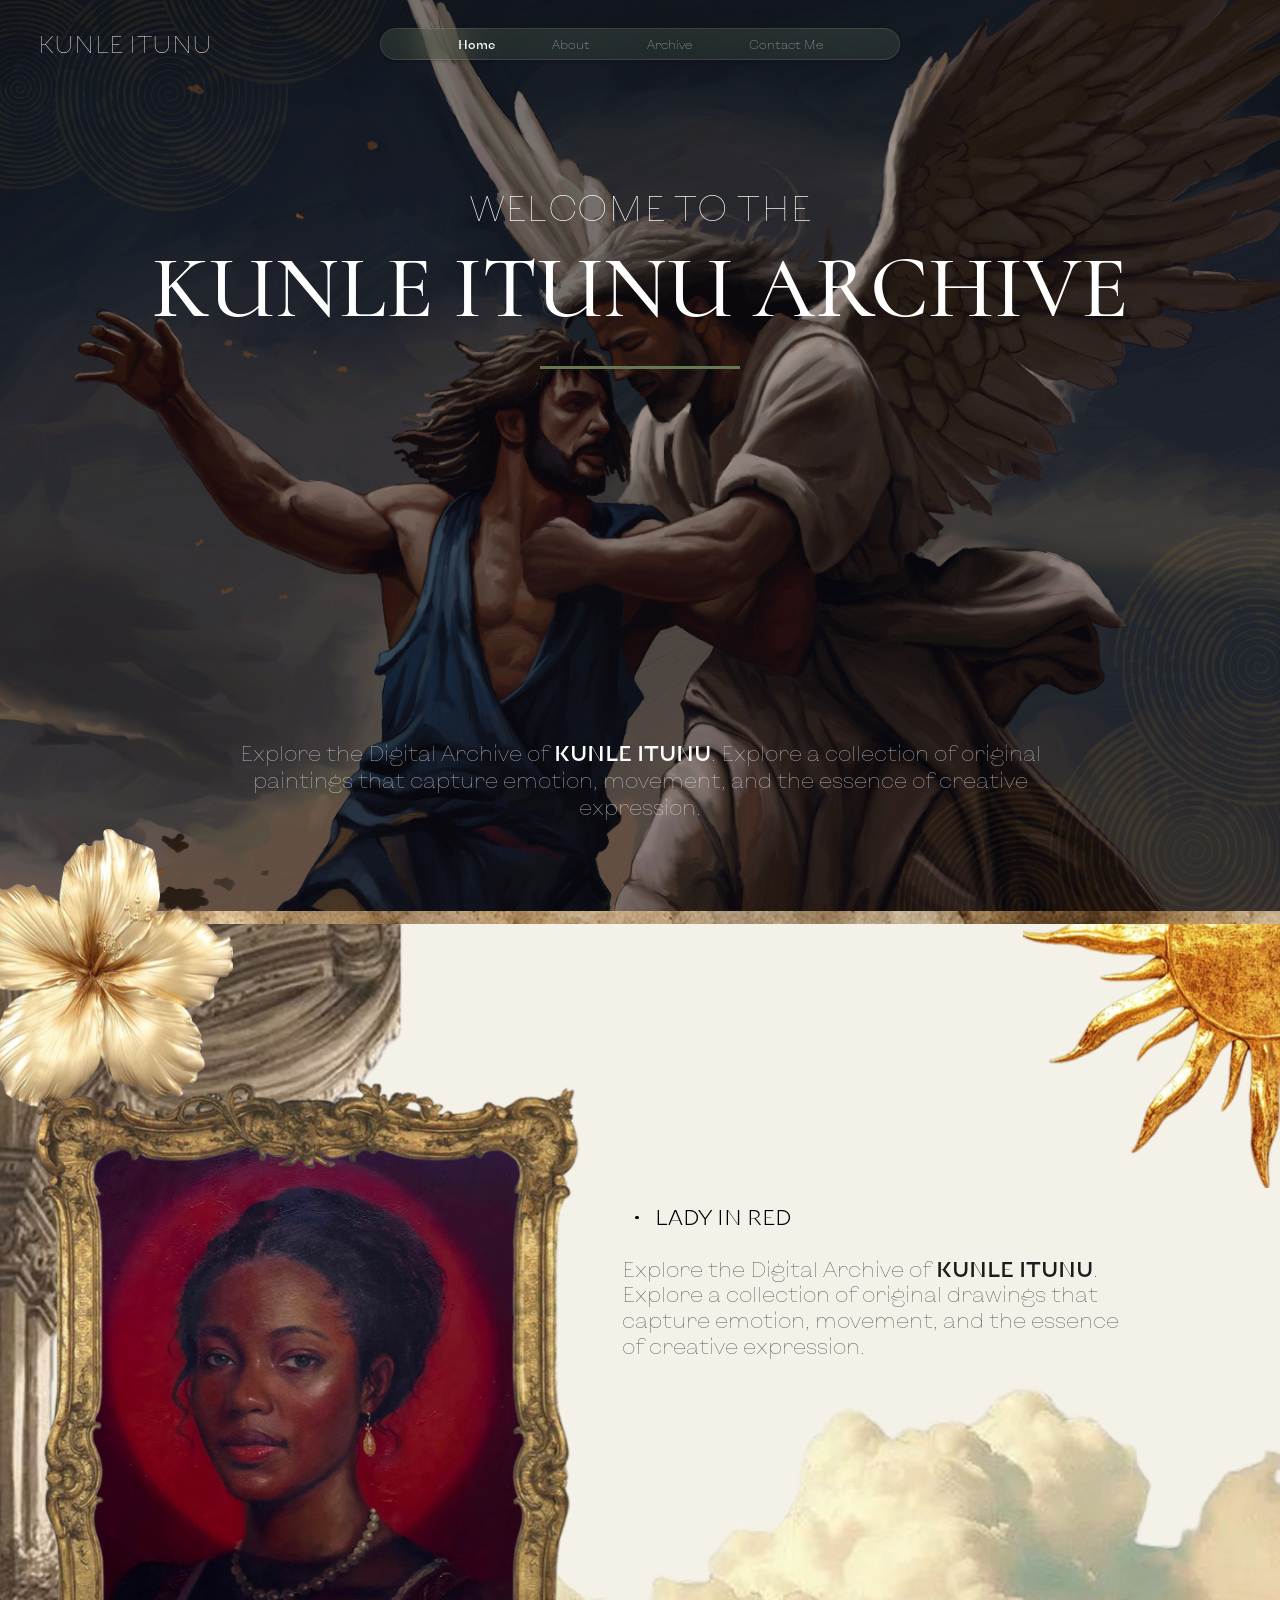
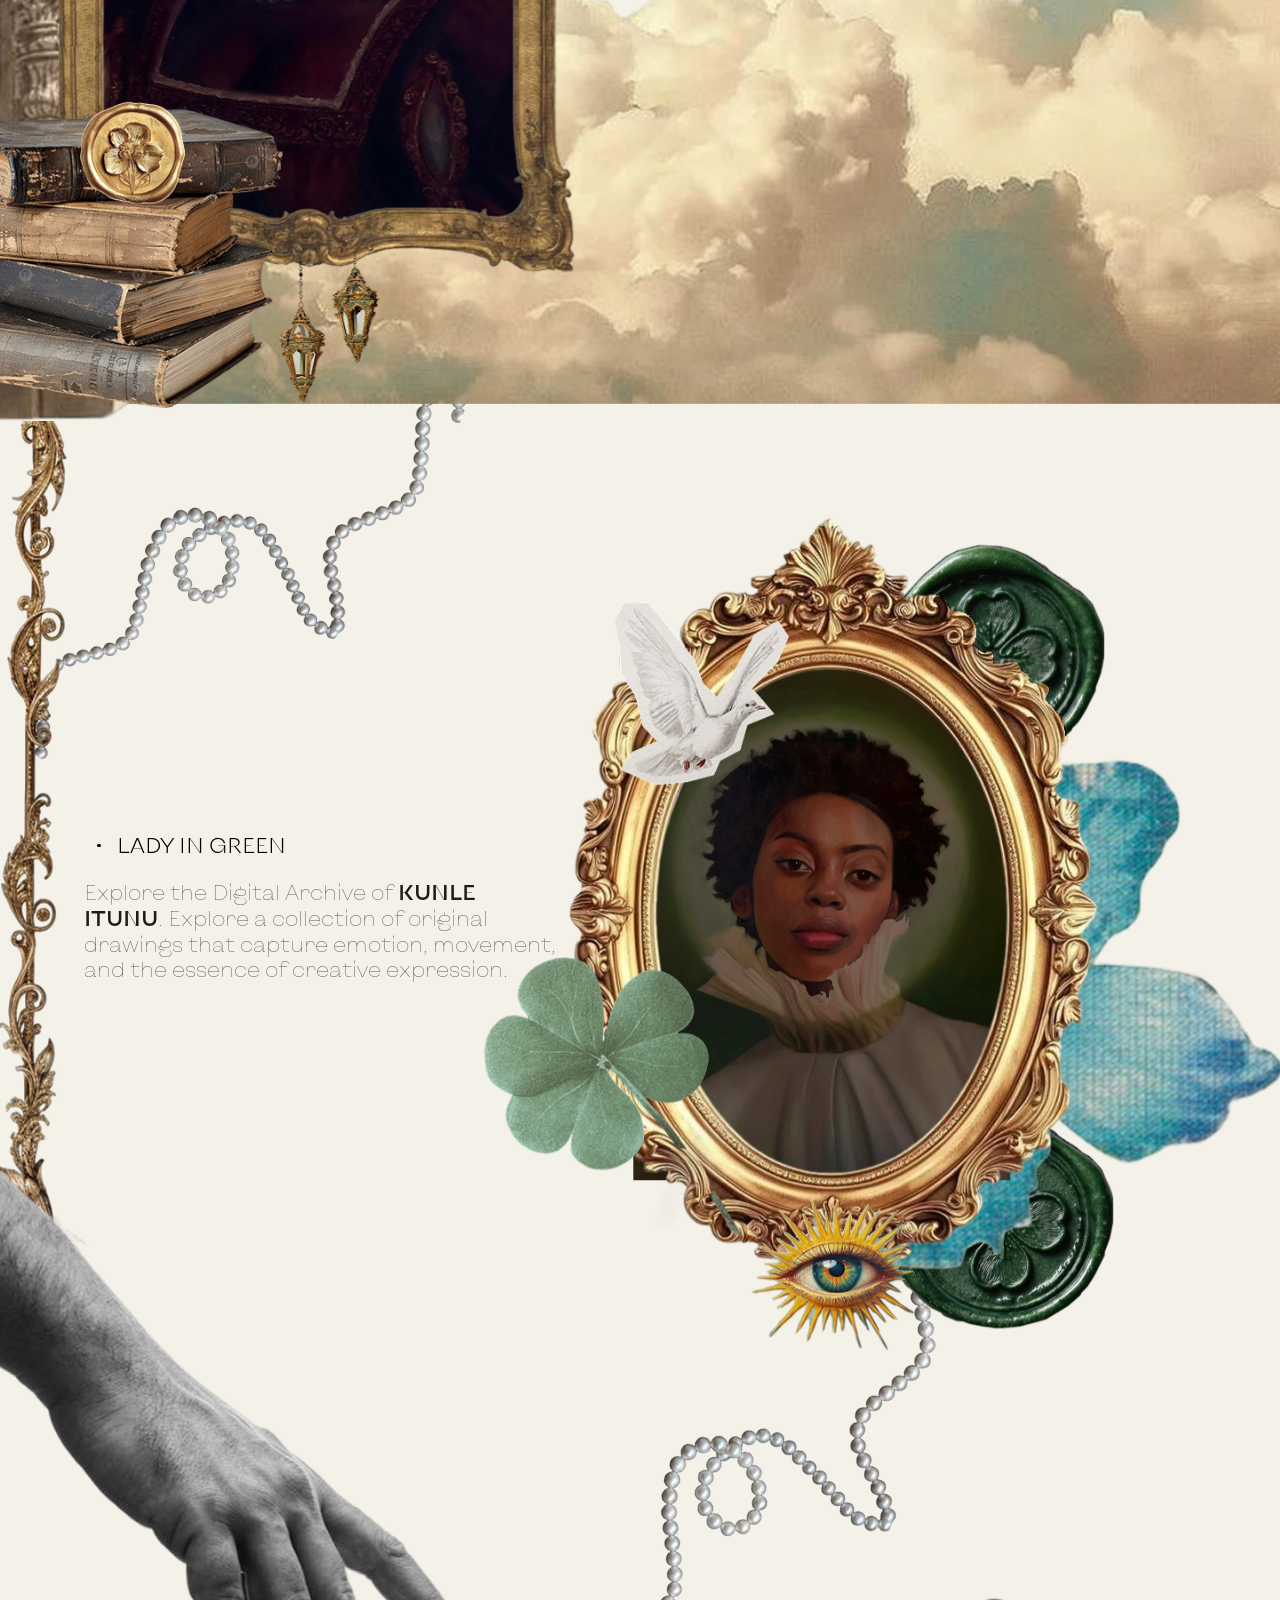
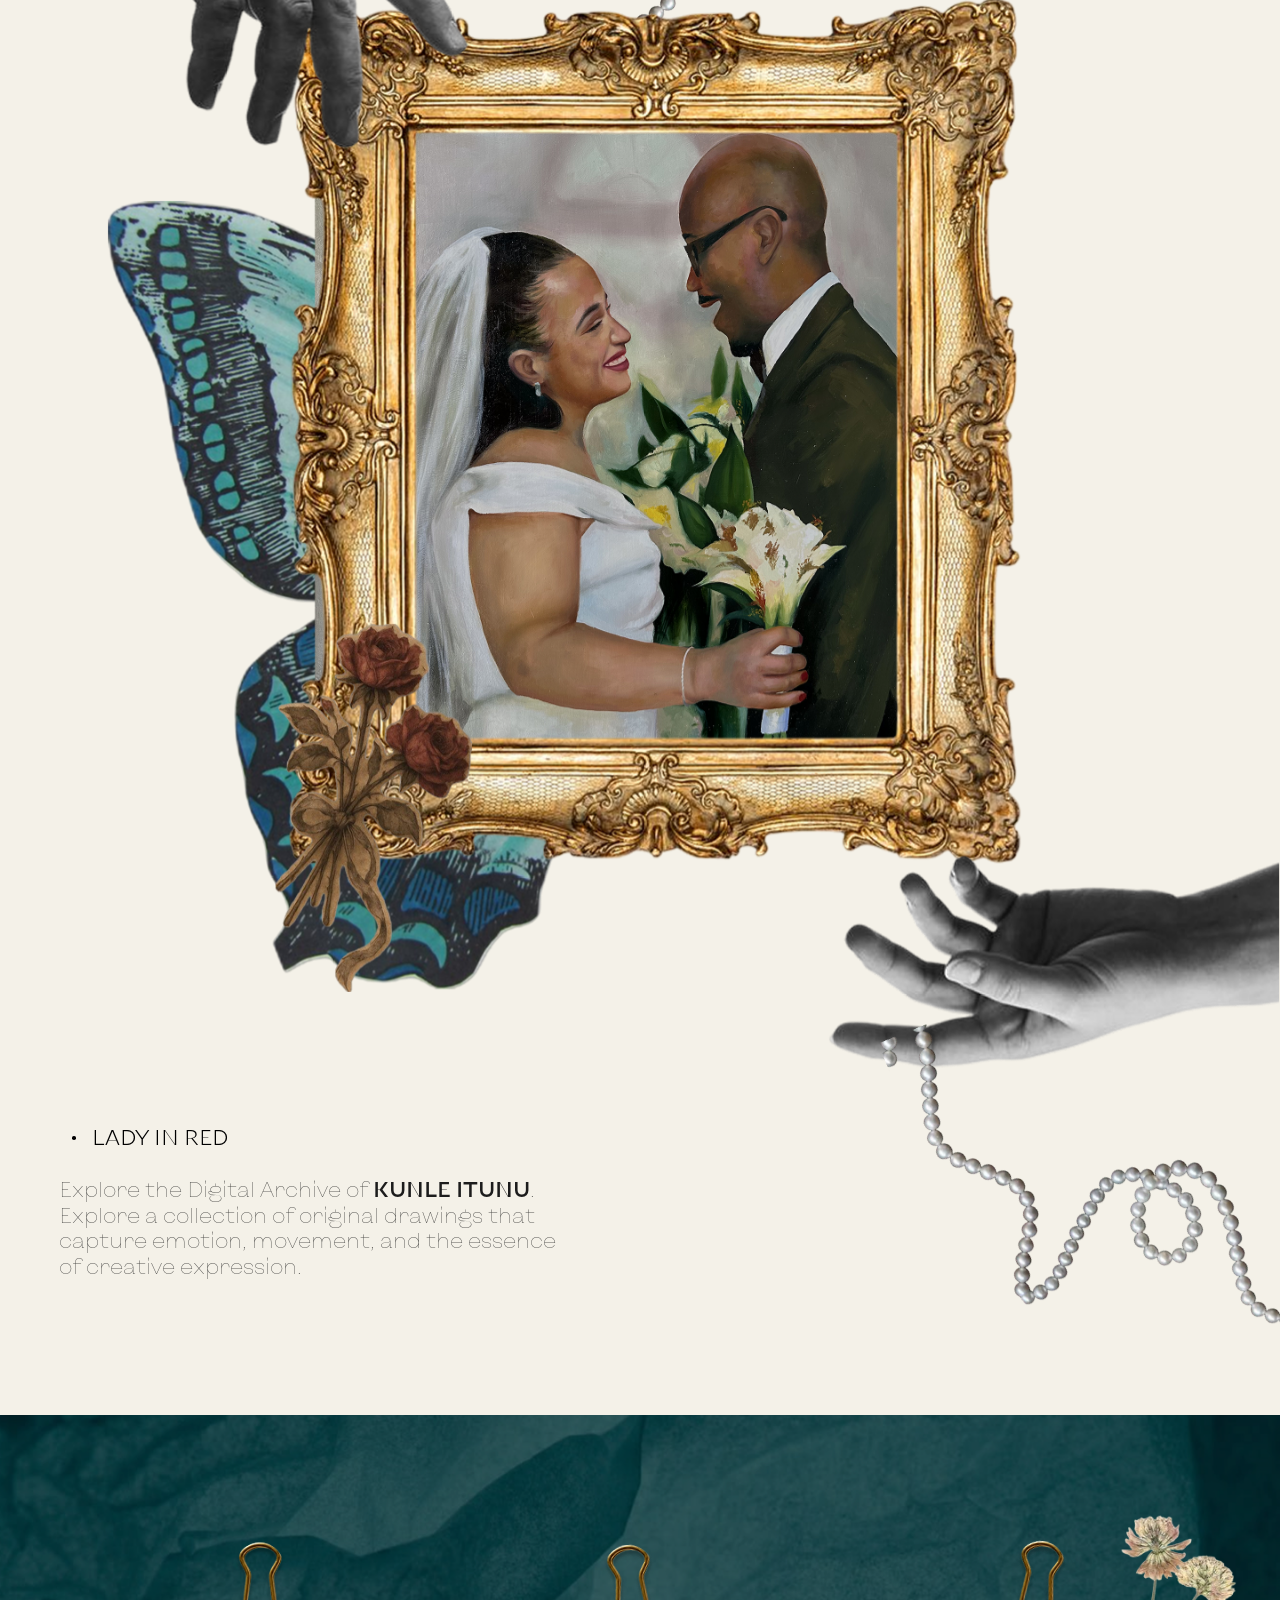
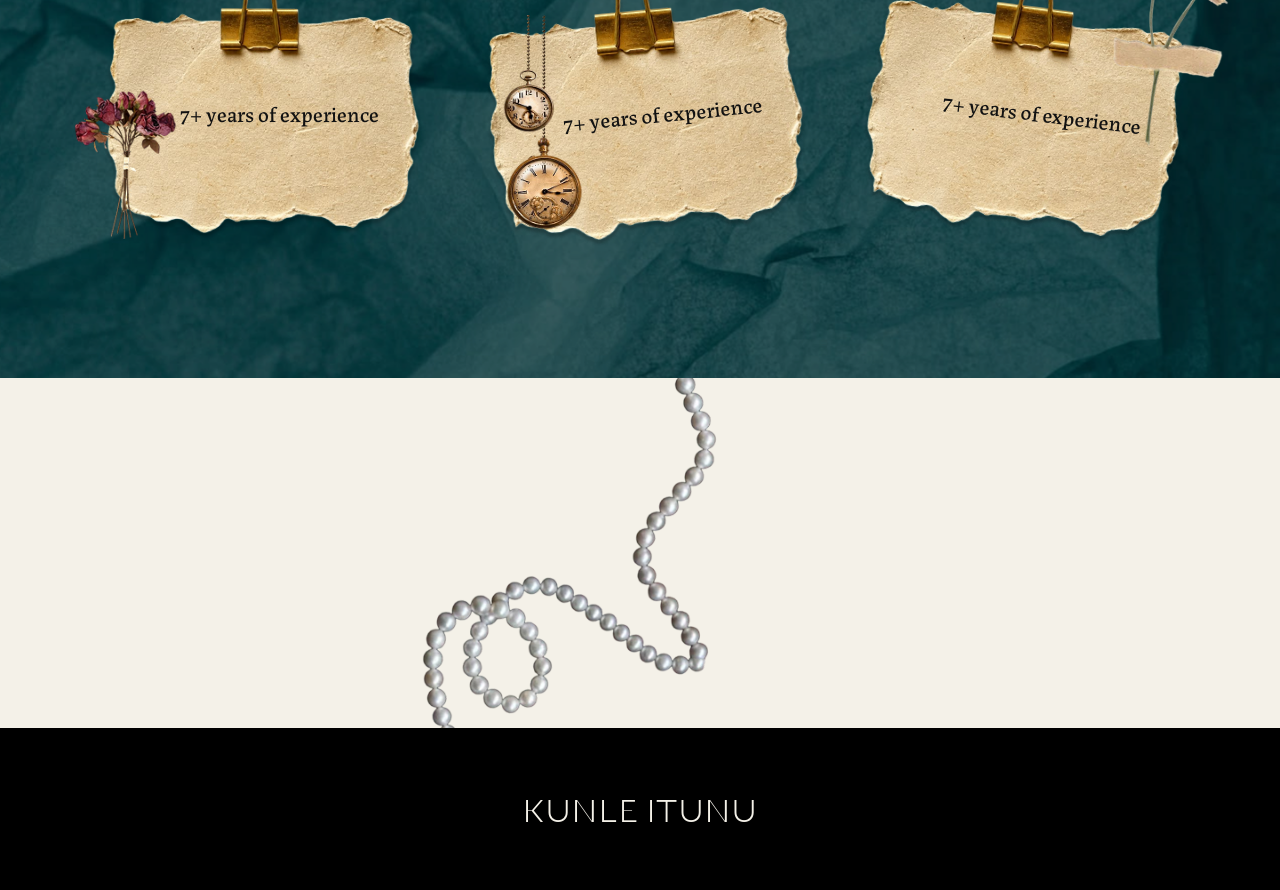
<file: index.html>
<!doctype html>
<html lang="en">
  <head>
    <meta charset="UTF-8" />
    <meta
      name="viewport"
      content="width=device-width, initial-scale=1, viewport-fit=cover"
    />
    <title>Kunle Ituno Archive</title>
    <meta
      name="description"
      content="Explore the Digital Archive of Kunle Ituno — a collection of original paintings that capture emotion, movement, and the essence of creative expression."
    />
    <link
      rel="preload"
      href="fonts/CormorantInfant-Medium.woff2"
      as="font"
      type="font/woff2"
      crossorigin
    />
    <link rel="stylesheet" href="css/common.css" />
    <link rel="stylesheet" href="css/styles.css" />
    <script src="js/navigation.js"></script>
      <script>document.documentElement.classList.add('js');</script>

  </head>
  <body>
    <!-- Fixed liquid-glass navigation -->
    <header class="nav" id="top">
      <a class="nav__logo" href="#home" aria-label="Kunle Ituno — home"
        >KUNLE ITUNU</a
      >
      <nav class="nav__pill" aria-label="Primary">
        <a href="index.html" class="is-active" aria-current="page">Home</a>
        <a href="about.html">About</a>
        <a href="archive.html">Archive</a>
        <a href="contact.html">Contact Me</a>
      </nav>

      <button
        class="nav__toggle"
        type="button"
        aria-label="Open navigation"
        aria-expanded="false"
        aria-controls="primary-navigation"
      >
        <span></span>
        <span></span>
        <span></span>
      </button>
    </header>

    <main class="page" id="home">
      <!-- ============ HERO ============ -->
      <section class="hero">
        <picture class="hero__picture">
          <source
            media="(max-width: 640px)"
            srcset="images/home_hero_mobile.png"
          />
          <img
            class="hero__img"
            src="images/home_hero.png"
            alt=""
            width="1440"
            height="1026"
          />
        </picture>
        <img
          class="hero__strip"
          src="images/hero_rule_paper.png"
          alt=""
          width="1440"
          height="15"
        />

        <p class="hero__welcome">WELCOME TO THE</p>
        <h1 class="hero__title">KUNLE ITUNU ARCHIVE</h1>
        <span class="hero__rule" aria-hidden="true"></span>
        <p class="hero__lead">
          Explore the Digital Archive of <strong>KUNLE ITUNU</strong>. Explore a
          collection of original paintings that capture emotion, movement, and
          the essence of creative expression.
        </p>
      </section>

      <!-- ============ LADY IN RED ============ -->
      <section class="sec sec--red">
        <div class="stage">
          <img
            class="it it--wall"
            src="images/left_wall.png"
            alt=""
            width="574"
            height="1308"
          />
          <img
            class="it it--sun reveal reveal--fade"
            src="images/golden_half_sun.png"
            alt=""
            width="289"
            height="535"
          />
          <img
            class="it it--flower"
            src="images/golden_flower.png"
            alt=""
            width="262"
            height="312"
          />
          <img
            class="it it--cloud"
            src="images/cloud.png"
            alt=""
            width="1440"
            height="964"
          />
          <img
            class="it it--frame1 reveal reveal--slide-left"
             data-group="s1" style="--delay:0s"
            src="images/first_framed_paint.png"
            alt="Lady in Red — framed portrait"
            width="649"
            height="1059"
          />

          <img
            class="it it--book reveal reveal--slide-left"
             data-group="s1" style="--delay:0.14s"
            src="images/book.png"
            alt=""
            width="368"
            height="530"
          />
        </div>
        <div class="copy copy--red reveal reveal--slide-left" data-group="s1" style="--delay:0.3s">
          <h2>LADY IN RED</h2>
          <p>
            Explore the Digital Archive of <strong>KUNLE ITUNU</strong>. Explore
            a collection of original drawings that capture emotion, movement,
            and the essence of creative expression.
          </p>
        </div>
      </section>

      <!-- ============ LADY IN GREEN ============ -->
      <section class="sec sec--green">
        <div class="stage">
          <img
            class="it it--rod"
            src="images/rod.png"
            alt=""
            width="82"
            height="932"
          />
          <img
            class="it it--chain1"
            src="images/chain-1.png"
            alt=""
            width="511"
            height="657"
          />

                <img class="it it--seal reveal reveal--slide-left" data-group="s2" style="--delay:0s" src="images/wax_seal_top.png" alt="" aria-hidden="true">

          <img
            class="it it--frame2 reveal reveal--slide-left"
             data-group="s2" style="--delay:0s"
            src="images/second_framed_paint.png"
            alt="Lady in Green — framed portrait"
            width="934"
            height="945"
          />
          <img
            class="it it--chain2"
            src="images/chain.png"
            alt=""
            width="511"
            height="657"
          />
        </div>
        <div class="copy copy--green reveal reveal--slide-left" data-group="s2" style="--delay:0.3s">
          <h2>LADY IN GREEN</h2>
          <p>
            Explore the Digital Archive of
            <strong
              >KUNLE<br class="br-d" />
              ITUNU</strong
            >. Explore a collection of original drawings that capture emotion,
            movement, and the essence of creative expression.
          </p>
        </div>
      </section>

      <section class="sec sec--wedding">
        <div class="stage">
          <img
            class="it it--butterfly"
            src="images/butterfly_wing.png"
            alt=""
            width="634"
            height="887"
          />
          <img
            class="it it--frame3"
            src="images/third_framed_paint.png"
            alt="Framed wedding portrait"
            width="1007"
            height="1144"
          />
          <img
            class="it it--arm1 reveal reveal--arm-left"
            src="images/first_arm.png"
            alt=""
            width="543"
            height="709"
          />
          <img
            class="it it--arm2 reveal reveal--arm-right"
            src="images/second_arm.png"
            alt=""
            width="527"
            height="450"
          />
          <img
            class="it it--chain3 it--flip"
            src="images/chain.png"
            alt=""
            width="511"
            height="657"
          />
        </div>
        <div class="copy copy--wedding">
          <h2>LADY IN RED</h2>
          <p>
            Explore the Digital Archive of <strong>KUNLE ITUNU</strong>. Explore
            a collection of original drawings that capture emotion, movement,
            and the essence of creative expression.
          </p>
        </div>
      </section>

      <section class="sec sec--notes">
        <img
          class="notes__bg"
          src="images/green_rough_paper.png"
          alt=""
          width="1440"
          height="633"
        />
        <div class="stage">
        <div class="it it--tape it--tape1">
  <img src="images/stape_papper.png" alt="">
  <span class="tape__text">7+ years of experience</span>
</div>

<div class="it it--tape it--tape2">
  <img src="images/stape_papper.png" alt="">
  <span class="tape__text">7+ years of experience</span>
</div>

<div class="it it--tape it--tape3">
  <img src="images/stape_papper.png" alt="">
  <span class="tape__text">7+ years of experience</span>
</div>
          <img
            class="it it--rose"
            src="images/rose.png"
            alt=""
            width="167"
            height="224"
          />
          <img
            class="it it--watch"
            src="images/watch.png"
            alt=""
            width="142"
            height="251"
          />
          <img
            class="it it--wflower"
            src="images/white_flower.png"
            alt=""
            width="307"
            height="370"
          />
        </div>
      </section>

      <!-- ============ CLOSING CHAIN ============ -->
      <section class="sec sec--tail">
        <div class="stage">
          <img
            class="it it--chain4"
            src="images/chain.png"
            alt=""
            width="511"
            height="657"
          />
        </div>
      </section>

      <footer class="footer">
        <p>KUNLE ITUNU</p>
      </footer>

        <script>
    /* Reveal-on-scroll: toggles .is-in once, so the CSS animations play when the artwork is actually seen. */
    (function () {
      var els = document.querySelectorAll('.reveal');
      if (!('IntersectionObserver' in window)) { els.forEach(function (e) { e.classList.add('is-in'); }); return; }
      var io = new IntersectionObserver(function (entries) {
        entries.forEach(function (en) {
          if (en.isIntersecting) { en.target.classList.add('is-in'); io.unobserve(en.target); }
        });
      }, { threshold: 0.15 });
      els.forEach(function (e) { io.observe(e); });
    })();
  </script>
    </main>
  </body>
</html>
</file>
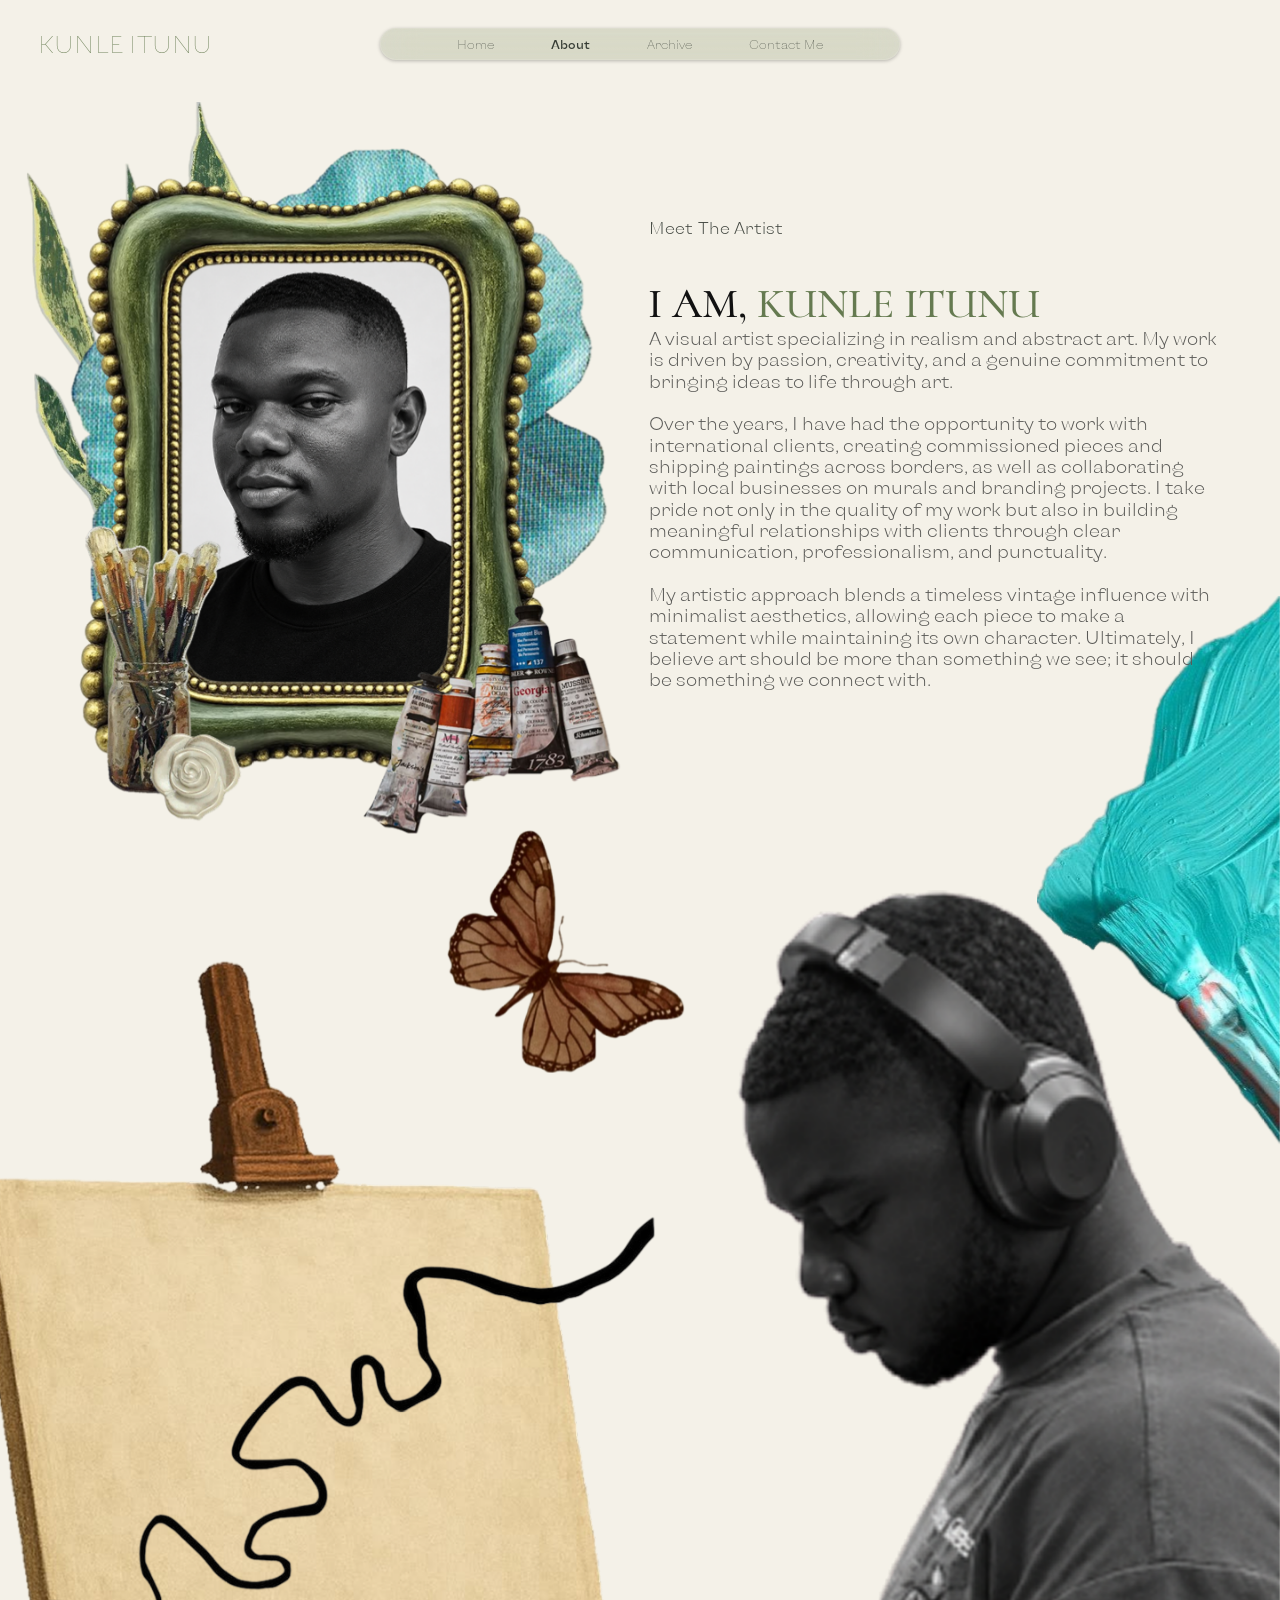
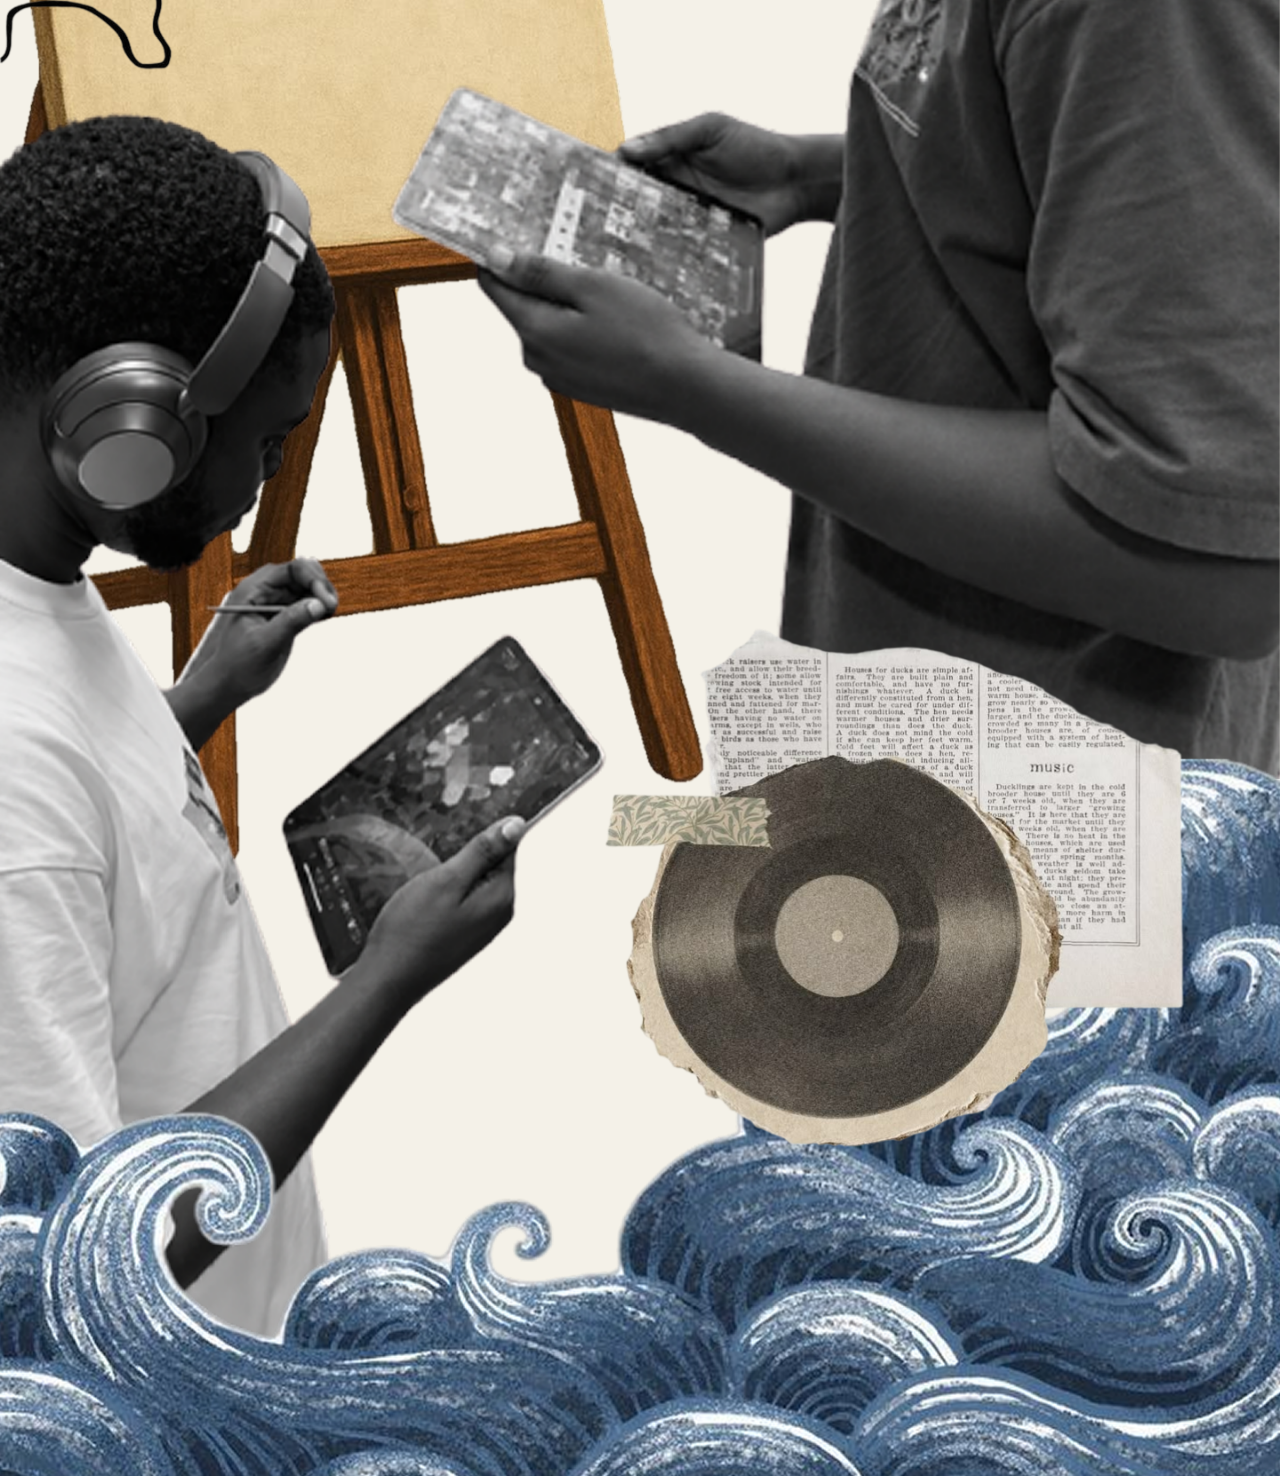
<file: about.html>
<!DOCTYPE html>
<html lang="en">

<head>

  <meta charset="utf-8">

  <meta
    name="viewport"
    content="width=device-width, initial-scale=1, viewport-fit=cover"
  >

  <title>About · Kunle Itunu</title>

  <meta
    name="description"
    content="Meet Kunle Itunu, a visual artist specializing in realism and abstract art."
  >

  <link
    rel="preload"
    href="fonts/CormorantInfant-Medium.woff2"
    as="font"
    type="font/woff2"
    crossorigin
  >

  <link rel="stylesheet" href="css/common.css">
  <link rel="stylesheet" href="css/about.css">

  <script>
    document.documentElement.classList.add("js");
  </script>

  <script src="js/navigation.js" defer></script>

</head>

<body>

  <!-- Fixed liquid-glass navigation -->
  <header class="nav" id="top">

    <a
      class="nav__logo"
      href="index.html"
      aria-label="Kunle Itunu — home"
    >
      KUNLE ITUNU
    </a>

    <nav class="nav__pill" aria-label="Primary">
      <a href="index.html">Home</a>
      <a href="about.html" class="is-active" aria-current="page">About</a>
      <a href="archive.html">Archive</a>
      <a href="contact.html">Contact Me</a>
    </nav>

    <button
      class="nav__toggle"
      type="button"
      aria-label="Open navigation"
      aria-expanded="false"
      aria-controls="primary-navigation"
    >
      <span></span>
      <span></span>
      <span></span>
    </button>

  </header>


  <main class="about" id="about">

    <!-- ============ INTRO / HERO PORTRAIT ============ -->

    <div class="slide slide--left slide--portrait">

      <img
        src="images/about/hero.png"
        width="669"
        height="823"
        alt="Portrait of Kunle Itunu in a green and gold frame, with paintbrushes, oil paints and a white rose"
        fetchpriority="high"
        decoding="async"
      >

    </div>


    <p class="about__eyebrow">
      Meet The Artist
    </p>

    <h1 class="about__title">
      I AM, <span>KUNLE ITUNU</span>
    </h1>


    <div class="about__text">

      <p>
        A visual artist specializing in realism and abstract art. My work is
        driven by passion, creativity, and a genuine commitment to bringing
        ideas to life through art.
      </p>

      <p>
        Over the years, I have had the opportunity to work with international
        clients, creating commissioned pieces and shipping paintings across
        borders, as well as collaborating with local businesses on murals and
        branding projects. I take pride not only in the quality of my work but
        also in building meaningful relationships with clients through clear
        communication, professionalism, and punctuality.
      </p>

      <p>
        My artistic approach blends a timeless vintage influence with
        minimalist aesthetics, allowing each piece to make a statement while
        maintaining its own character. Ultimately, I believe art should be
        more than something we see; it should be something we connect with.
      </p>

    </div>


    <!-- ============ COLLAGE ============ -->

    <div class="collage">

      <div class="slide slide--right slide--stroke">

        <img
          src="images/about/paint_stroke.png"
          width="273"
          height="618"
          alt=""
          aria-hidden="true"
          loading="lazy"
          decoding="async"
        >

      </div>


      <div class="slide slide--right slide--man-right">

        <img
          src="images/about/right_image.png"
          width="1003"
          height="1675"
          alt="A man in a grey t-shirt and headphones, looking down at a tablet"
          loading="lazy"
          decoding="async"
        >

      </div>


      <div class="slide slide--left slide--butterfly">

        <img
          src="images/about/butterfly.png"
          width="268"
          height="273"
          alt=""
          aria-hidden="true"
          loading="lazy"
          decoding="async"
        >

      </div>


      <div class="slide slide--left slide--easel">

        <img
          src="images/about/drawing_board.png"
          width="793"
          height="1696"
          alt=""
          aria-hidden="true"
          loading="lazy"
          decoding="async"
        >

      </div>


      <div class="slide slide--left slide--man-left">

        <img
          src="images/about/left_image.png"
          width="683"
          height="1395"
          alt="A man in a white t-shirt and headphones, drawing on a tablet"
          loading="lazy"
          decoding="async"
        >

      </div>


      <div class="wave">

        <img
          src="images/about/paint_draw_wave.png"
          width="1440"
          height="806"
          alt=""
          aria-hidden="true"
          loading="lazy"
          decoding="async"
        >

      </div>


      <div class="slide slide--right slide--record">

        <img
          src="images/about/record_sticker.png"
          width="652"
          height="586"
          alt=""
          aria-hidden="true"
          loading="lazy"
          decoding="async"
        >

      </div>

    </div>

  </main>


  <!-- Reveal-on-scroll animation -->
  <script>
    (function () {
      var els = document.querySelectorAll(".slide");

      if (!("IntersectionObserver" in window)) {
        els.forEach(function (e) {
          e.classList.add("is-in");
        });
        return;
      }

      var io = new IntersectionObserver(
        function (entries) {
          entries.forEach(function (en) {
            if (en.isIntersecting) {
              en.target.classList.add("is-in");
              io.unobserve(en.target);
            }
          });
        },
        {
          threshold: 0,
          rootMargin: "0px 0px -10% 0px"
        }
      );

      els.forEach(function (e) {
        io.observe(e);
      });
    })();
  </script>

</body>
</html>
</file>
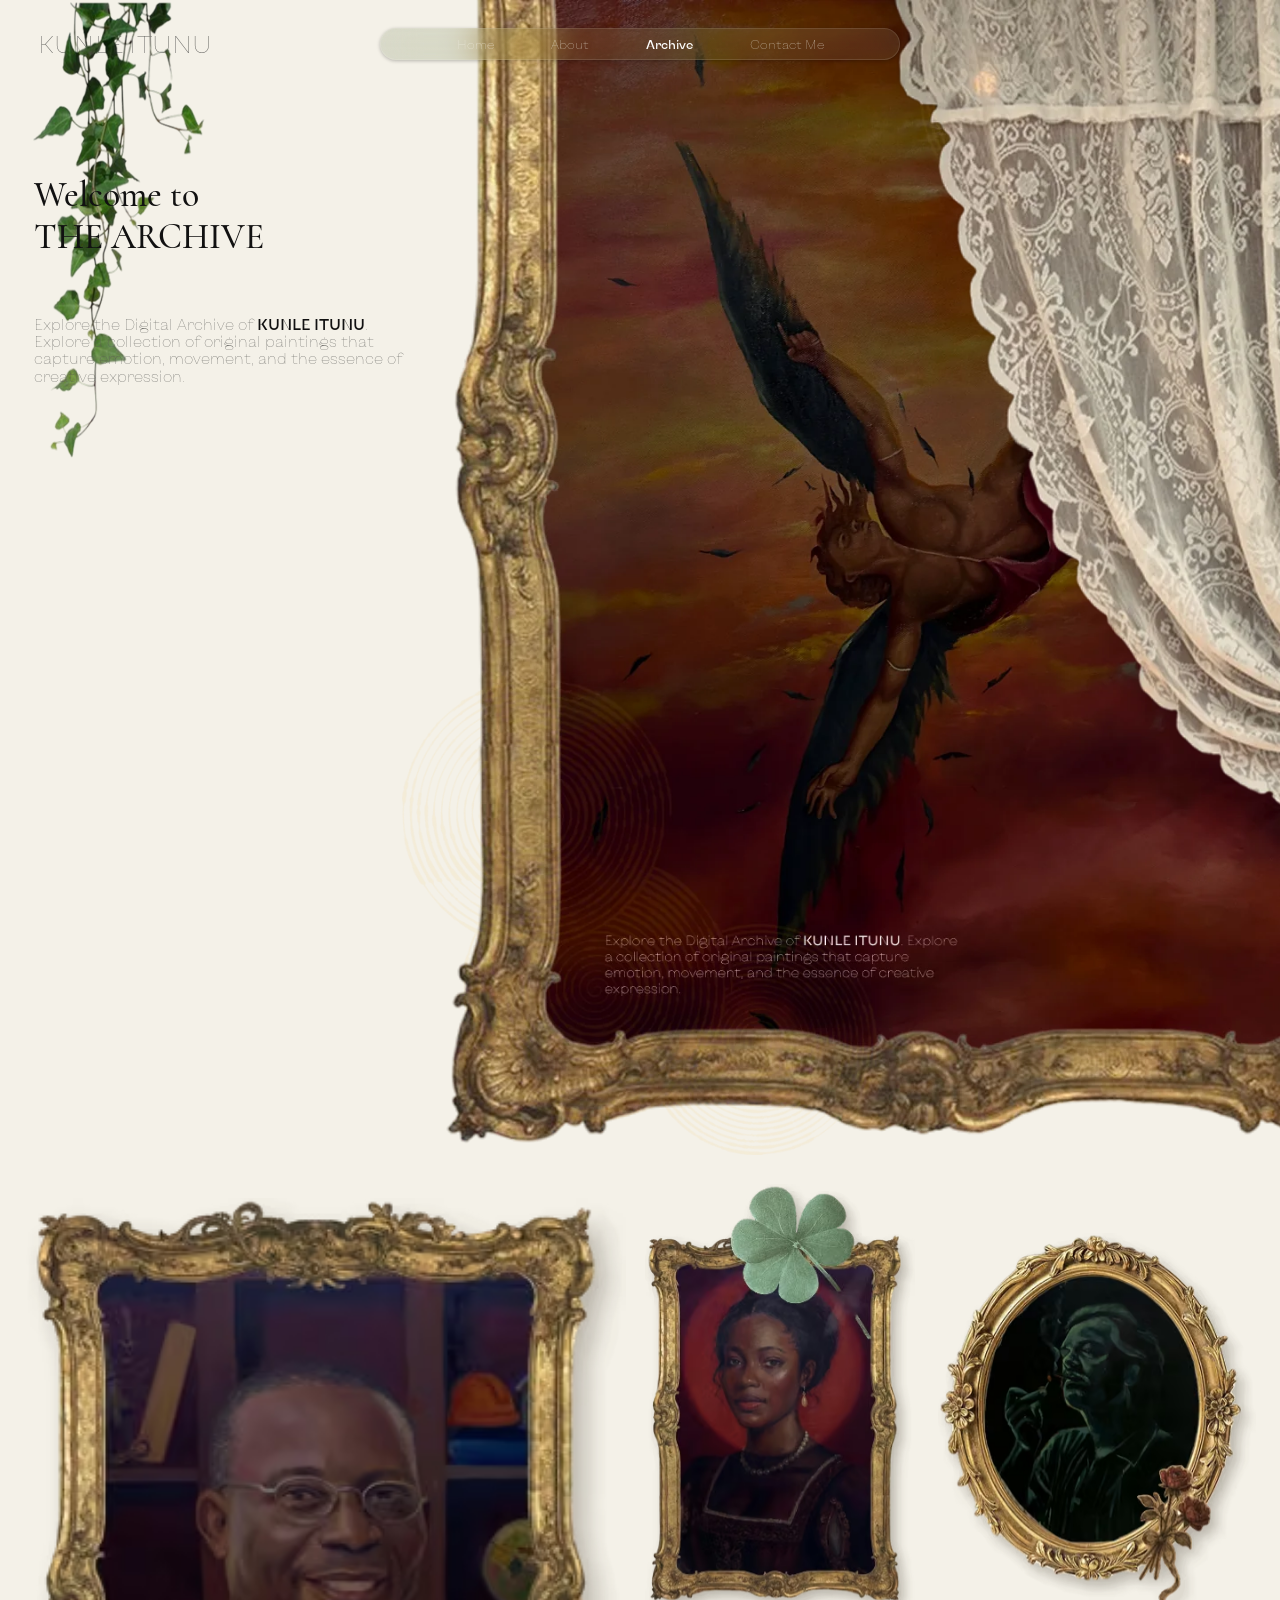
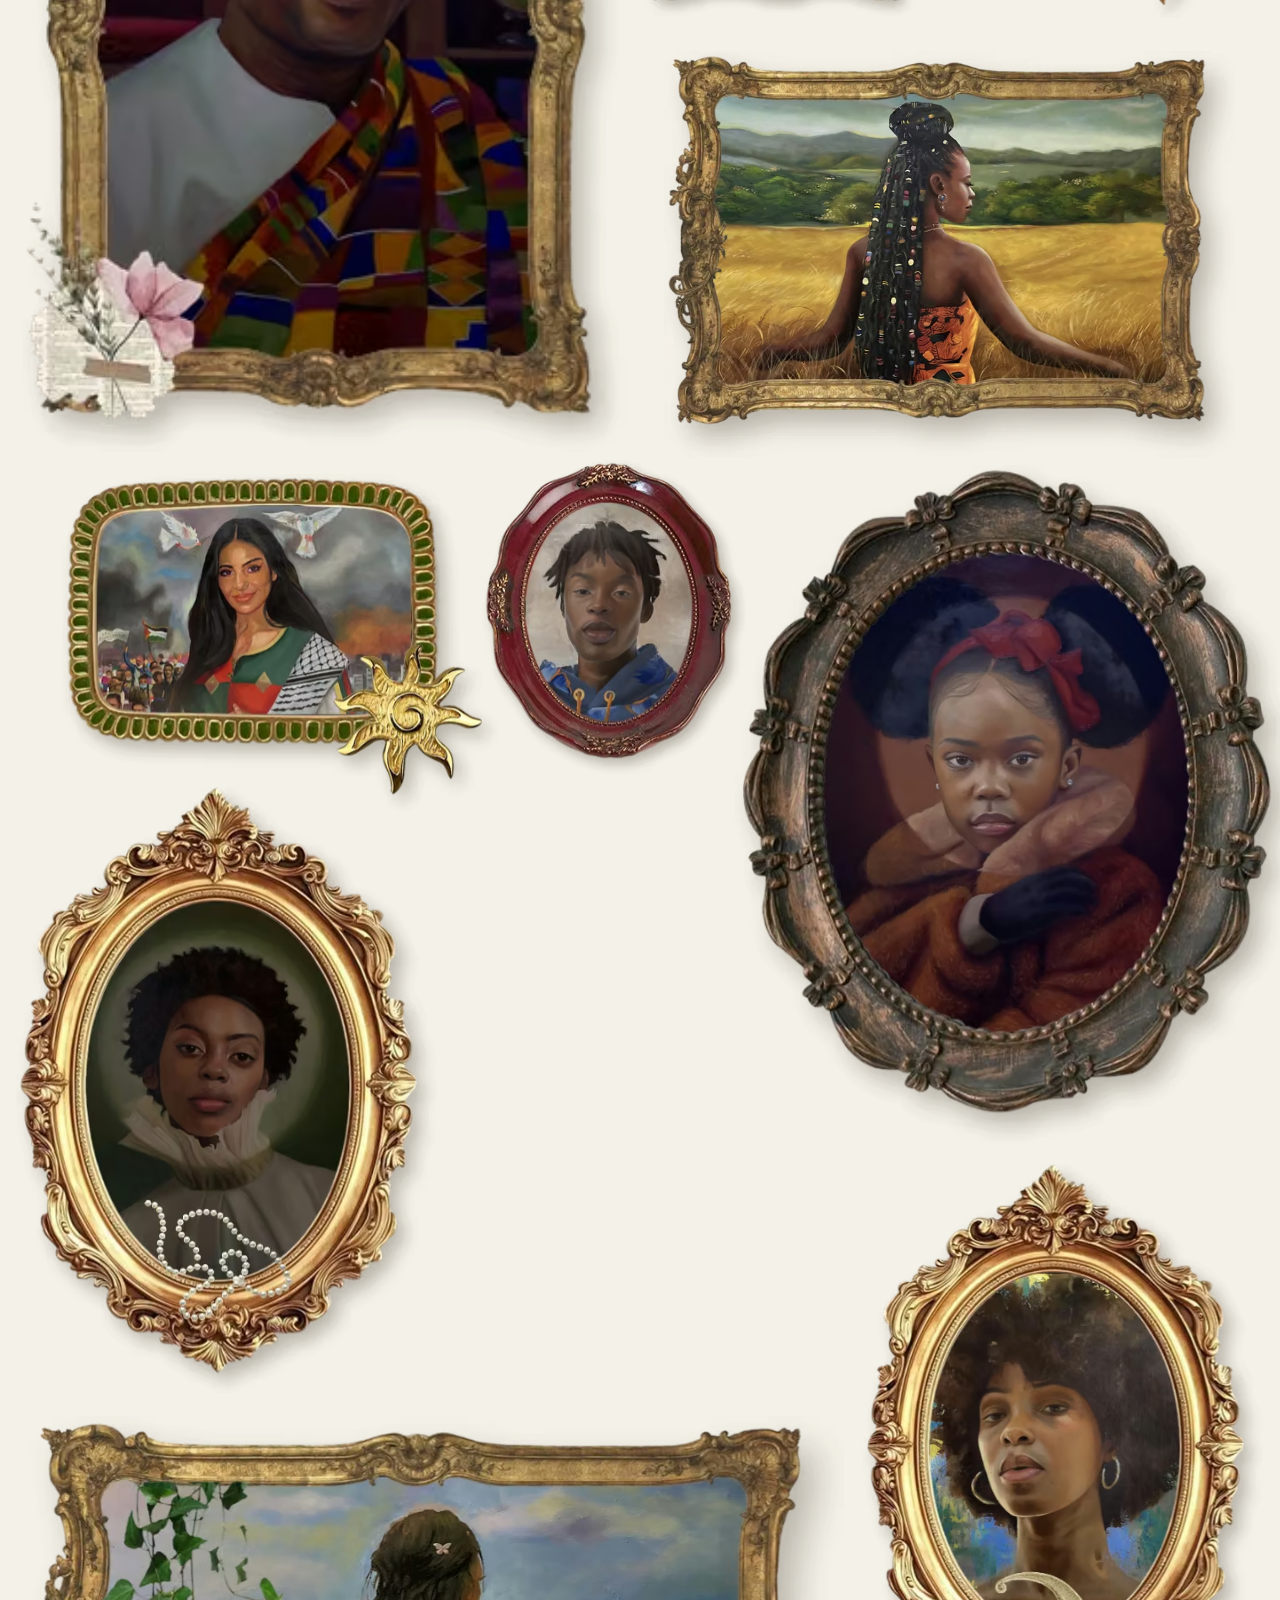
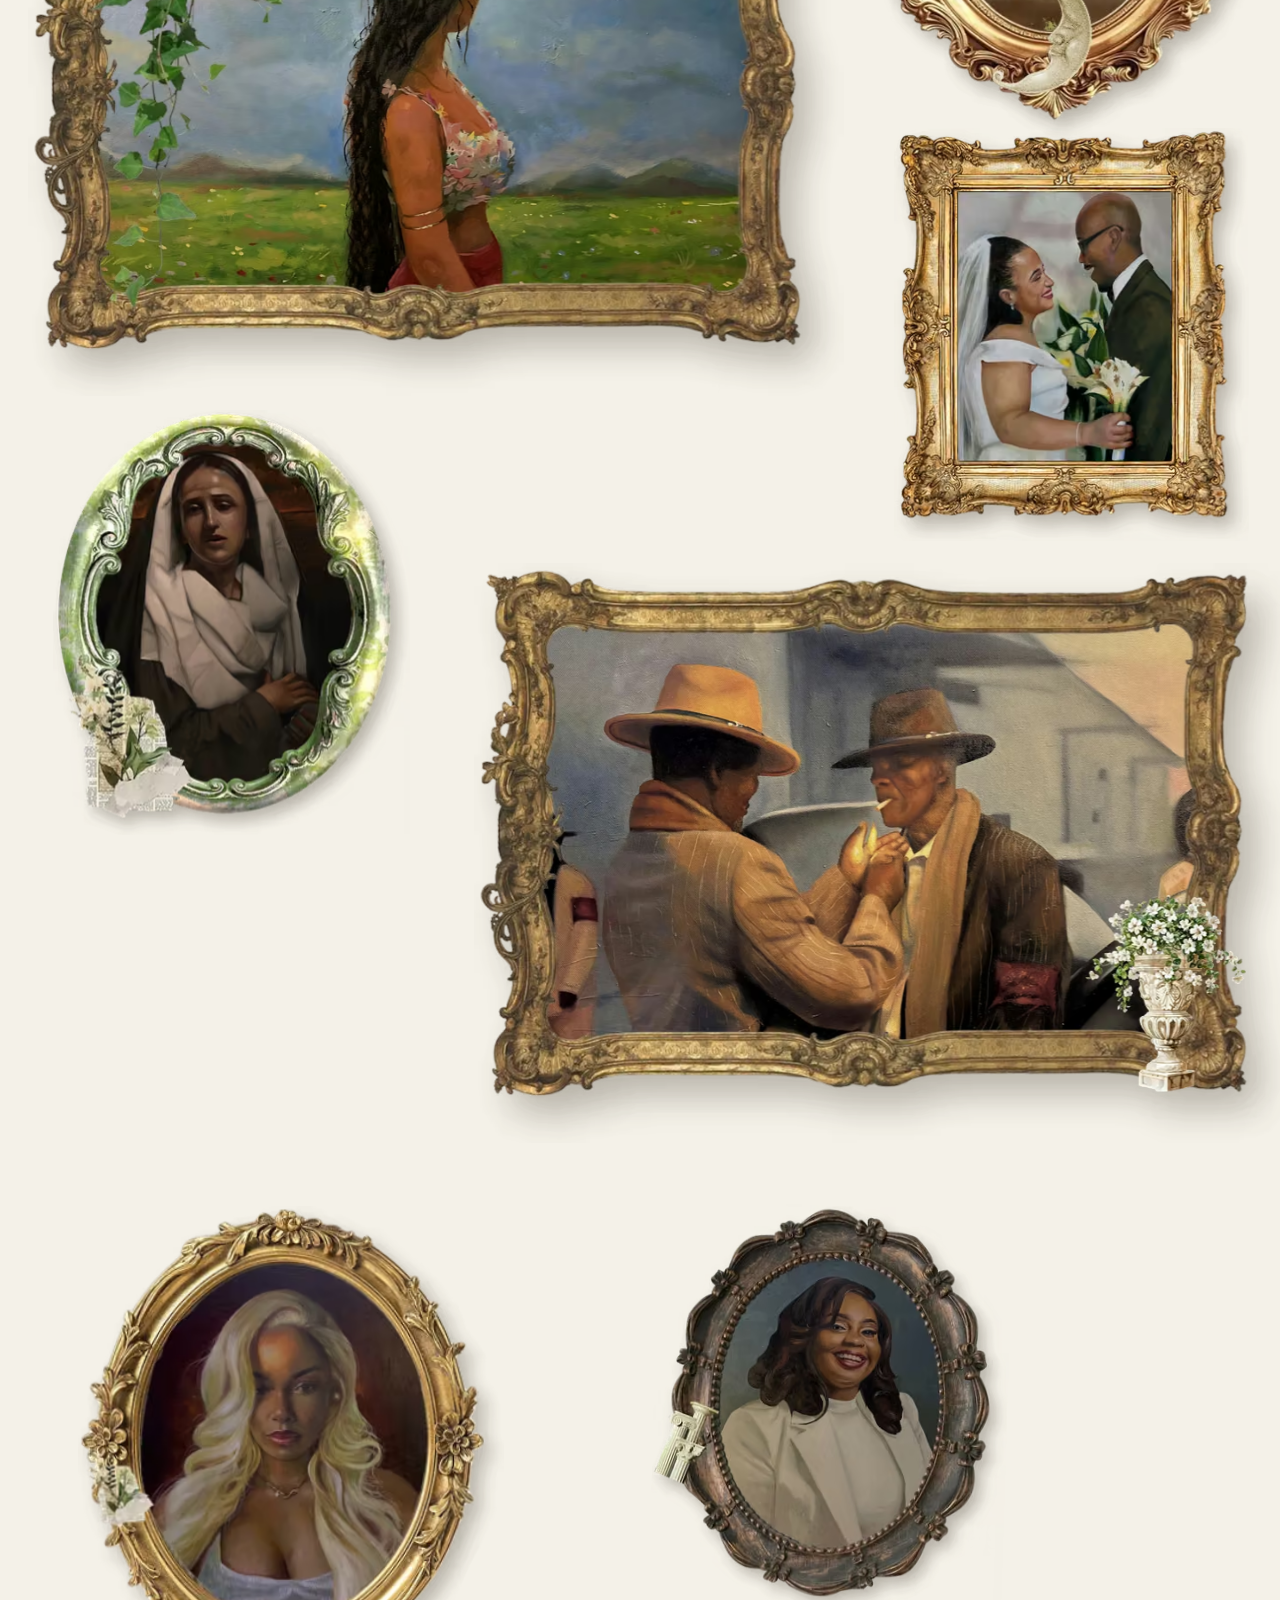
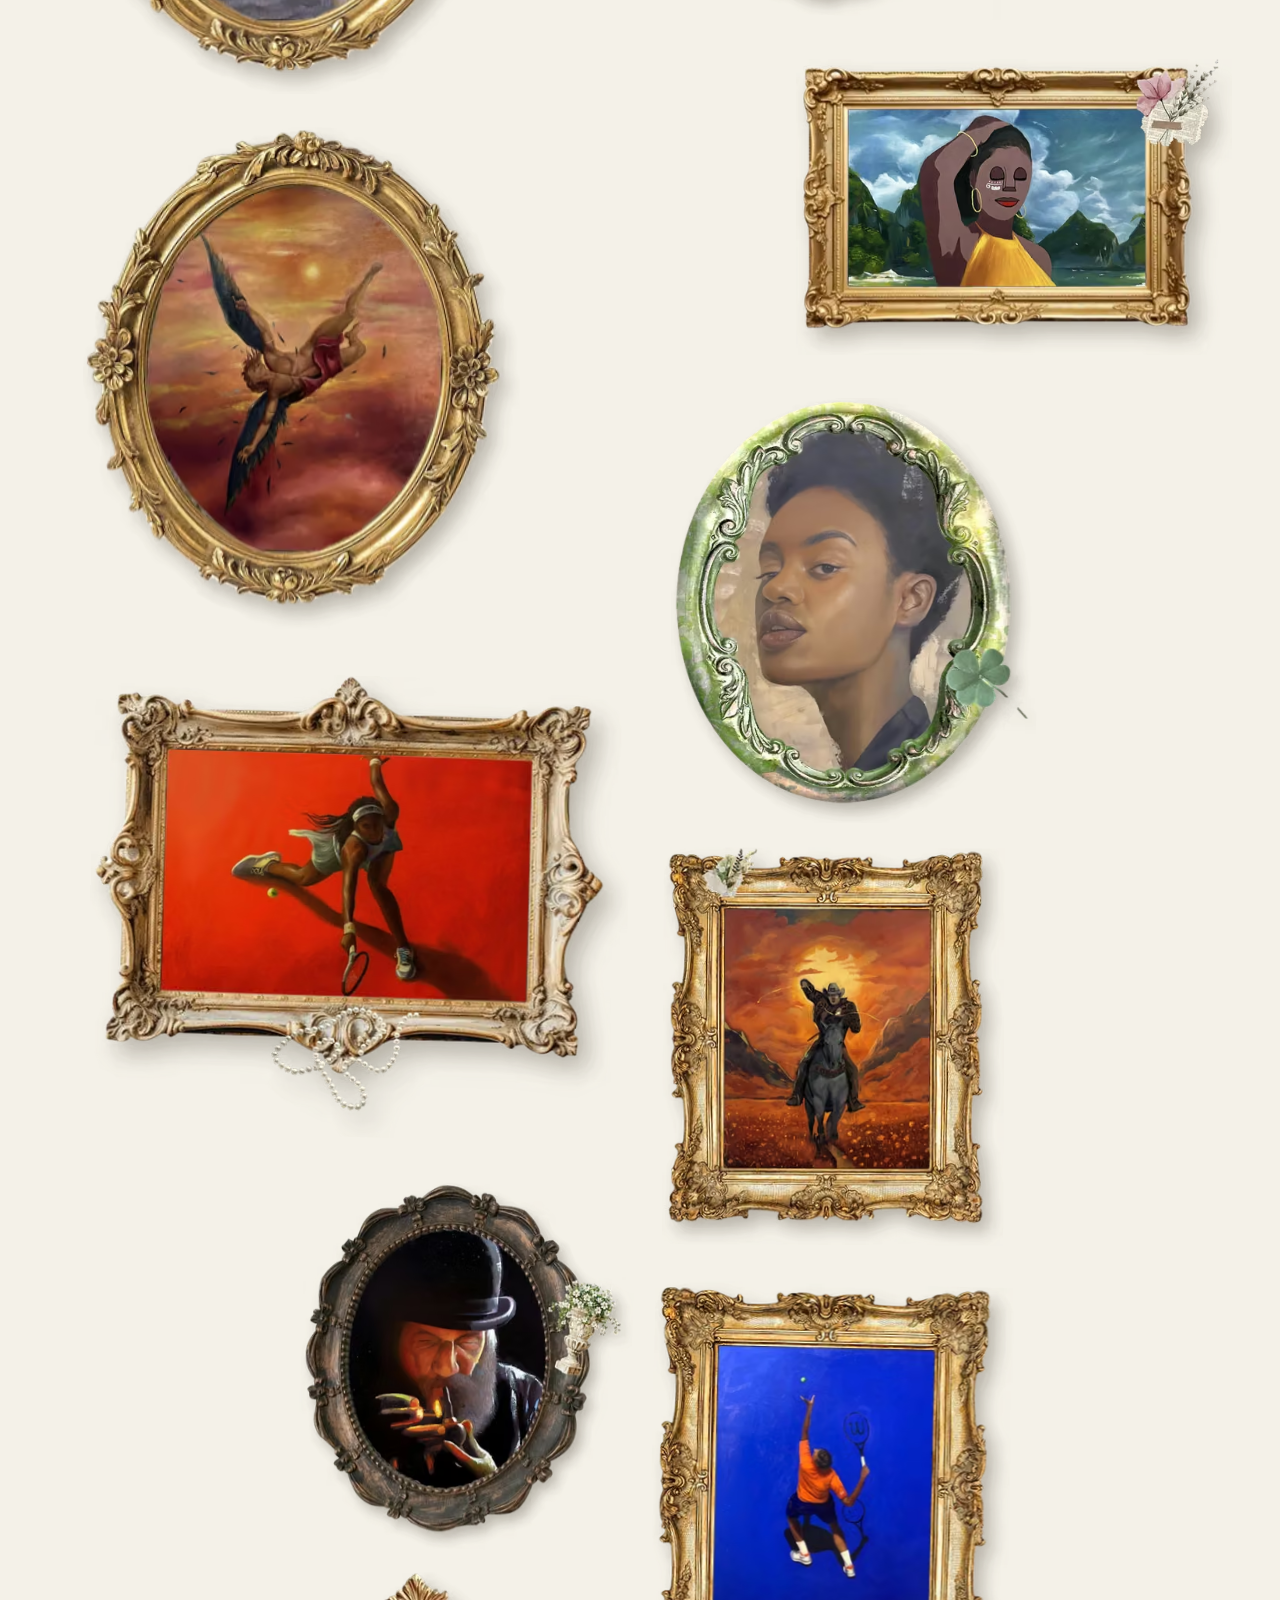
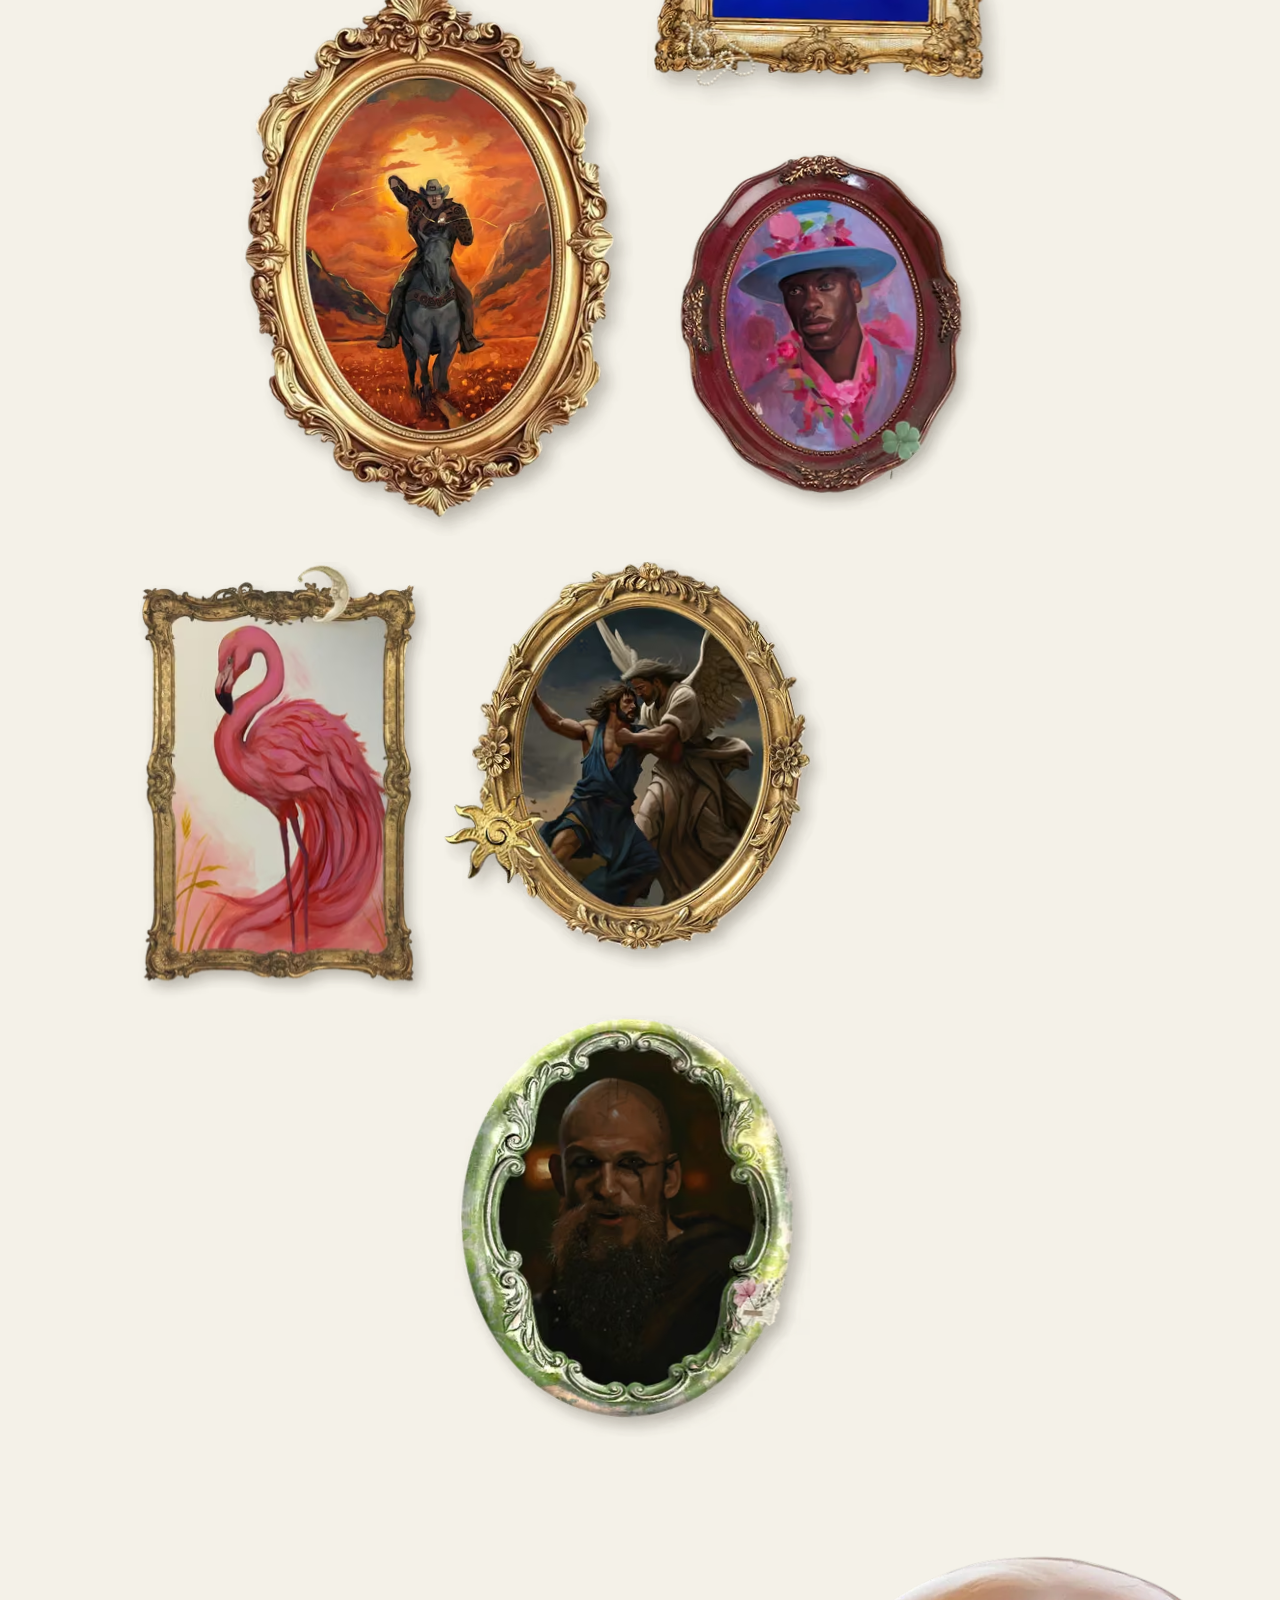
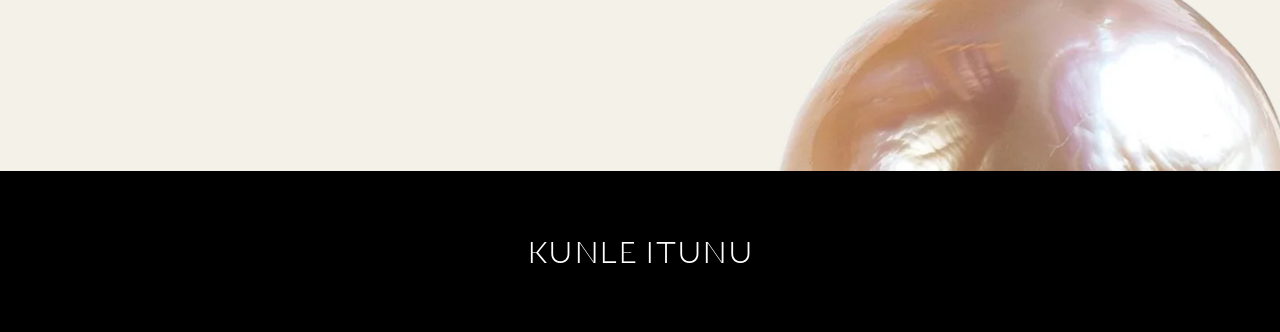
<file: archive.html>
<!DOCTYPE html>
<html lang="en">
<head>
  <meta charset="utf-8">
  <meta name="viewport" content="width=device-width, initial-scale=1, viewport-fit=cover">
  <title>Archive · Kunle Itunu</title>
  <meta name="description" content="The digital archive of Kunle Itunu: a collection of original paintings that capture emotion, movement, and the essence of creative expression.">

  <link rel="preload" href="images/gallery_hero.webp" as="image" type="image/webp" fetchpriority="high">
  <link rel="preload" href="images/curtain.webp" as="image" type="image/webp">
  <link rel="preload" href="images/vine.webp" as="image" type="image/webp">
  <link rel="preload" href="fonts/CormorantInfant-Medium.woff2" as="font" type="font/woff2" crossorigin>
  <link rel="preload" href="gallery/manifest.json" as="fetch" crossorigin>

  <link rel="stylesheet" href="css/common.css">
  <link rel="stylesheet" href="css/gallery.css">
  <script>document.documentElement.classList.add('js');</script>
    <script src="js/navigation.js"></script>

</head>
<body>
  <header class="nav" id="top">
    <a class="nav__logo" href="index.html" aria-label="Kunle Ituno — home">KUNLE ITUNU</a>
 <nav class="nav__pill" aria-label="Primary">
      <a href="index.html">Home</a>
      <a href="about.html" >About</a>
      <a href="archive.html" class="is-active" aria-current="page">Archive</a>
      <a href="contact.html">Contact Me</a>
    </nav>
    <button
    class="nav__toggle"
    type="button"
    aria-label="Open navigation"
    aria-expanded="false"
    aria-controls="primary-navigation"
  >
    <span></span>
    <span></span>
    <span></span>
  </button>
  </header>

  <main id="top">

    <!-- HERO: framed painting with a lace curtain that slides to the right and stays -->
    <section class="hero" aria-labelledby="hero-title">
      <div class="hero__copy">
        <h1 class="hero__title" id="hero-title">Welcome to<br><span>THE ARCHIVE</span></h1>
        <p class="hero__lede">Explore the Digital Archive of <strong>KUNLE ITUNU</strong>. Explore a collection of original paintings that capture emotion, movement, and the essence of creative expression.</p>
      </div>

      <img class="hero__ivy" src="images/vine.webp" width="220" height="482" decoding="async" alt="">

      <div class="hero__art">
        <img class="hero__painting" src="images/gallery_hero.webp" width="988" height="1299" fetchpriority="high" decoding="async"
             alt="A gilded frame holding an oil painting of a winged figure falling through a crimson sky">
        <img class="hero__curtain" src="images/curtain.webp" width="702" height="1154" decoding="async" alt="">
      </div>
    </section>

    <!-- GALLERY: built from gallery/manifest.json (written by gallery/process_images.py) -->
    <section class="gallery" id="gallery" aria-label="Paintings">
      <div class="scrapbook" data-scrapbook></div>
      <p class="gallery__note" data-gallery-note hidden></p>
      <noscript><p class="gallery__note">Please enable JavaScript to see the gallery.</p></noscript>
    </section>

    <!-- the pearl peeks over the footer -->
    <div class="outro" aria-hidden="true">
      <img class="outro__pearl" src="images/round_light_bronze.webp" width="583" height="424" loading="lazy" decoding="async" alt="">
    </div>
  </main>

  <footer class="site-footer">
    <p>Kunle Itunu</p>
  </footer>

    <dialog class="lightbox" id="lightbox" aria-label="Image viewer">
    <button class="lightbox__btn lightbox__close" type="button" aria-label="Close image viewer">
      <svg viewBox="0 0 24 24" aria-hidden="true"><path d="M5 5l14 14M19 5L5 19"/></svg>
    </button>
    <button class="lightbox__btn lightbox__nav lightbox__nav--prev" type="button" aria-label="Previous image">
      <svg viewBox="0 0 24 24" aria-hidden="true"><path d="M15 4l-8 8 8 8"/></svg>
    </button>
    <figure class="lightbox__figure">
      <picture class="lightbox__picture">
        <source type="image/avif"><source type="image/webp">
        <img class="lightbox__img" alt="" decoding="async">
      </picture>
    </figure>
    <button class="lightbox__btn lightbox__nav lightbox__nav--next" type="button" aria-label="Next image">
      <svg viewBox="0 0 24 24" aria-hidden="true"><path d="M9 4l8 8-8 8"/></svg>
    </button>
    <p class="lightbox__count" aria-live="polite"></p>
  </dialog>

  <script src="js/gallery.js" defer></script>
</body>
</html>
</file>
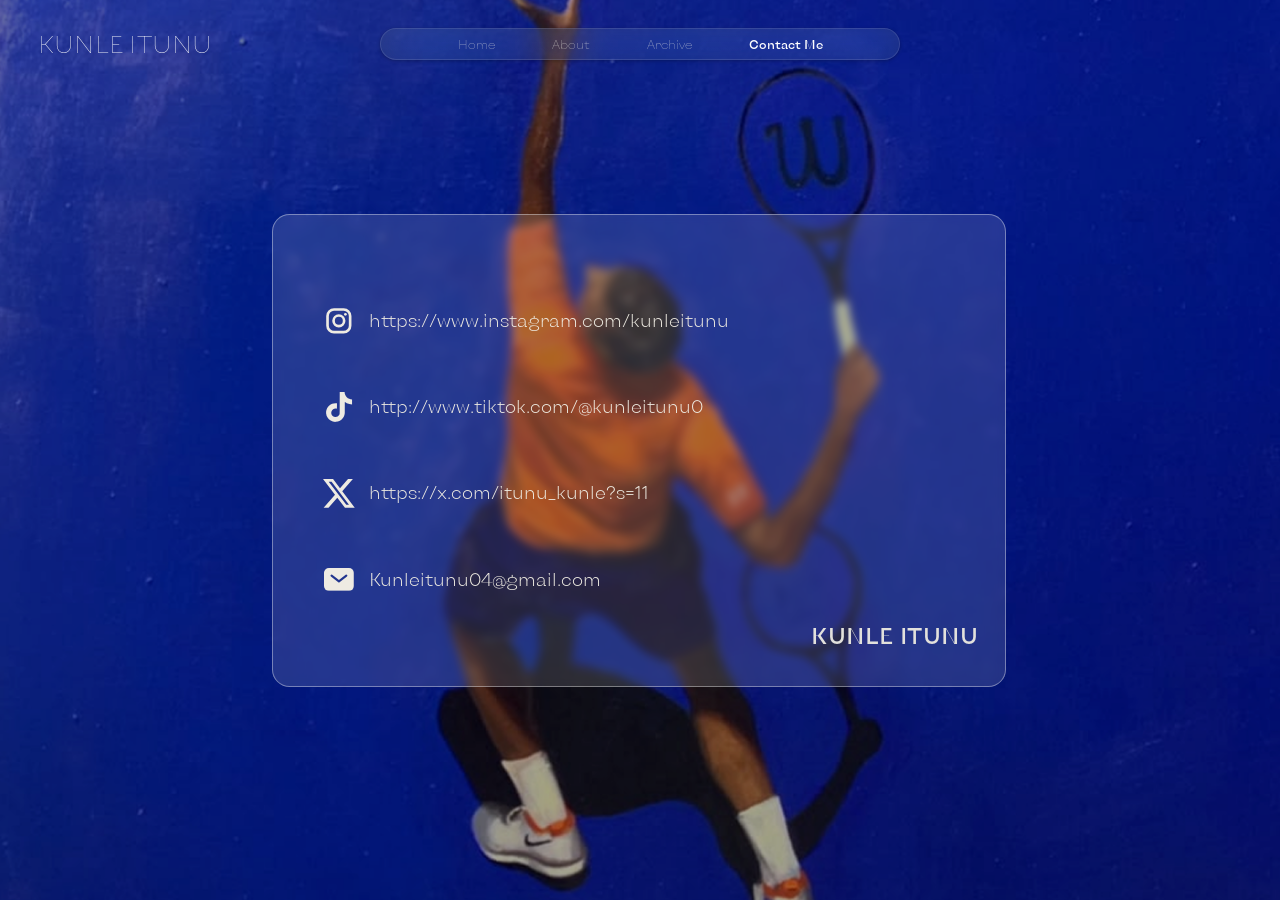
<file: contact.html>
<!doctype html>
<html lang="en">
  <head>
    <meta charset="utf-8" />
    <meta
      name="viewport"
      content="width=device-width, initial-scale=1, viewport-fit=cover"
    />
    <title>Contact Me · Kunle Itunu</title>
    <meta
      name="description"
      content="Get in touch with Kunle Itunu on Instagram, TikTok, X or by email."
    />
    <meta name="theme-color" content="#0a1fa0" />
    <link rel="preload" href="images/contact/contact_hero.png" as="image" />
    <link rel="stylesheet" href="css/common.css" />
    <link rel="stylesheet" href="css/contact.css" />
    <script src="js/navigation.js" defer></script>
  </head>
  <body>
    <header class="nav" id="top">
      <a class="nav__logo" href="index.html" aria-label="Kunle Ituno — home"
        >KUNLE ITUNU</a
      >
      <nav class="nav__pill" aria-label="Primary">
        <a href="index.html">Home</a>
        <a href="about.html" >About</a>
        <a href="archive.html">Archive</a>
        <a href="contact.html" class="is-active" aria-current="page"
          >Contact Me</a
        >
      </nav>
      <button
        class="nav__toggle"
        type="button"
        aria-label="Open navigation"
        aria-expanded="false"
        aria-controls="primary-navigation"
      >
        <span></span>
        <span></span>
        <span></span>
      </button>
    </header>

    <main class="contact" id="contact">
      <!-- Frosted light-glass card: slides up from the bottom and settles in the centre -->
      <section class="glass-card" aria-labelledby="contact-title">
        <h1 class="visually-hidden" id="contact-title">Contact Kunle Itunu</h1>

        <ul class="links">
          <li>
            <a
              href="https://www.instagram.com/kunleitunu"
              target="_blank"
              rel="noopener"
            >
              <span class="icon icon--instagram" aria-hidden="true">
                <svg
                  viewBox="0 0 24 24"
                  fill="none"
                  stroke="currentColor"
                  stroke-width="2.3"
                >
                  <rect x="2.2" y="2.2" width="19.6" height="19.6" rx="5.6" />
                  <circle cx="12" cy="12" r="4.6" />
                  <circle
                    cx="17.7"
                    cy="6.3"
                    r="1.2"
                    fill="currentColor"
                    stroke="none"
                  />
                </svg>
              </span>
              <span class="label"
                >https://<wbr />www.instagram.com/<wbr />kunleitunu</span
              >
              <span class="visually-hidden">(Instagram)</span>
            </a>
          </li>
          <li>
            <a
              href="http://www.tiktok.com/@kunleitunu0"
              target="_blank"
              rel="noopener"
            >
              <span class="icon icon--tiktok" aria-hidden="true">
                <svg viewBox="2.3 0 19.2 24" fill="currentColor">
                  <path
                    d="M12.525.02c1.31-.02 2.61-.01 3.91-.02.08 1.53.63 3.09 1.75 4.17 1.12 1.11 2.7 1.62 4.24 1.79v4.03c-1.44-.05-2.89-.35-4.2-.97-.57-.26-1.1-.59-1.62-.93-.01 2.92.01 5.84-.02 8.75-.08 1.4-.54 2.79-1.35 3.94-1.31 1.92-3.58 3.17-5.91 3.21-1.43.08-2.86-.31-4.08-1.03-2.02-1.19-3.44-3.37-3.65-5.71-.02-.5-.03-1-.01-1.49.18-1.9 1.12-3.72 2.58-4.96 1.66-1.44 3.98-2.13 6.15-1.72.02 1.48-.04 2.96-.04 4.44-.99-.32-2.15-.23-3.02.37-.63.41-1.11 1.04-1.36 1.75-.21.51-.15 1.07-.14 1.61.24 1.64 1.82 3.02 3.5 2.87 1.12-.01 2.19-.66 2.77-1.61.19-.33.4-.67.41-1.06.1-1.79.06-3.57.07-5.36.01-4.03-.01-8.05.02-12.07z"
                  />
                </svg>
              </span>
              <span class="label"
                >http://<wbr />www.tiktok.com/<wbr />@kunleitunu0</span
              >
              <span class="visually-hidden">(TikTok)</span>
            </a>
          </li>
          <li>
            <a
              href="https://x.com/itunu_kunle?s=11"
              target="_blank"
              rel="noopener"
            >
              <span class="icon icon--x" aria-hidden="true">
                <svg viewBox="1.25 2.25 21.5 19.5" fill="currentColor">
                  <path
                    d="M18.244 2.25h3.308l-7.227 8.26 8.502 11.24H16.17l-5.214-6.817L4.99 21.75H1.68l7.73-8.835L1.254 2.25H8.08l4.713 6.231zm-1.161 17.52h1.833L7.084 4.126H5.117z"
                  />
                </svg>
              </span>
              <span class="label"
                >https://<wbr />x.com/<wbr />itunu_kunle?s=11</span
              >
              <span class="visually-hidden">(X)</span>
            </a>
          </li>
          <li>
            <a href="mailto:Kunleitunu04@gmail.com">
              <span class="icon icon--mail" aria-hidden="true">
                <svg viewBox="0 0 34 26">
                  <defs>
                    <mask id="mail-cut">
                      <rect width="34" height="26" fill="#fff" />
                      <path
                        d="M8.6 8.6 17 15.2l8.4-6.6"
                        fill="none"
                        stroke="#000"
                        stroke-width="2.4"
                        stroke-linecap="round"
                        stroke-linejoin="round"
                      />
                    </mask>
                  </defs>
                  <rect
                    width="34"
                    height="26"
                    rx="5.5"
                    fill="currentColor"
                    mask="url(#mail-cut)"
                  />
                </svg>
              </span>
              <span class="label">Kunleitunu04@gmail.com</span>
              <span class="visually-hidden">(Email)</span>
            </a>
          </li>
        </ul>

        <p class="glass-card__sign" aria-hidden="true">Kunle Itunu</p>
      </section>
    </main>
  </body>
</html>
</file>
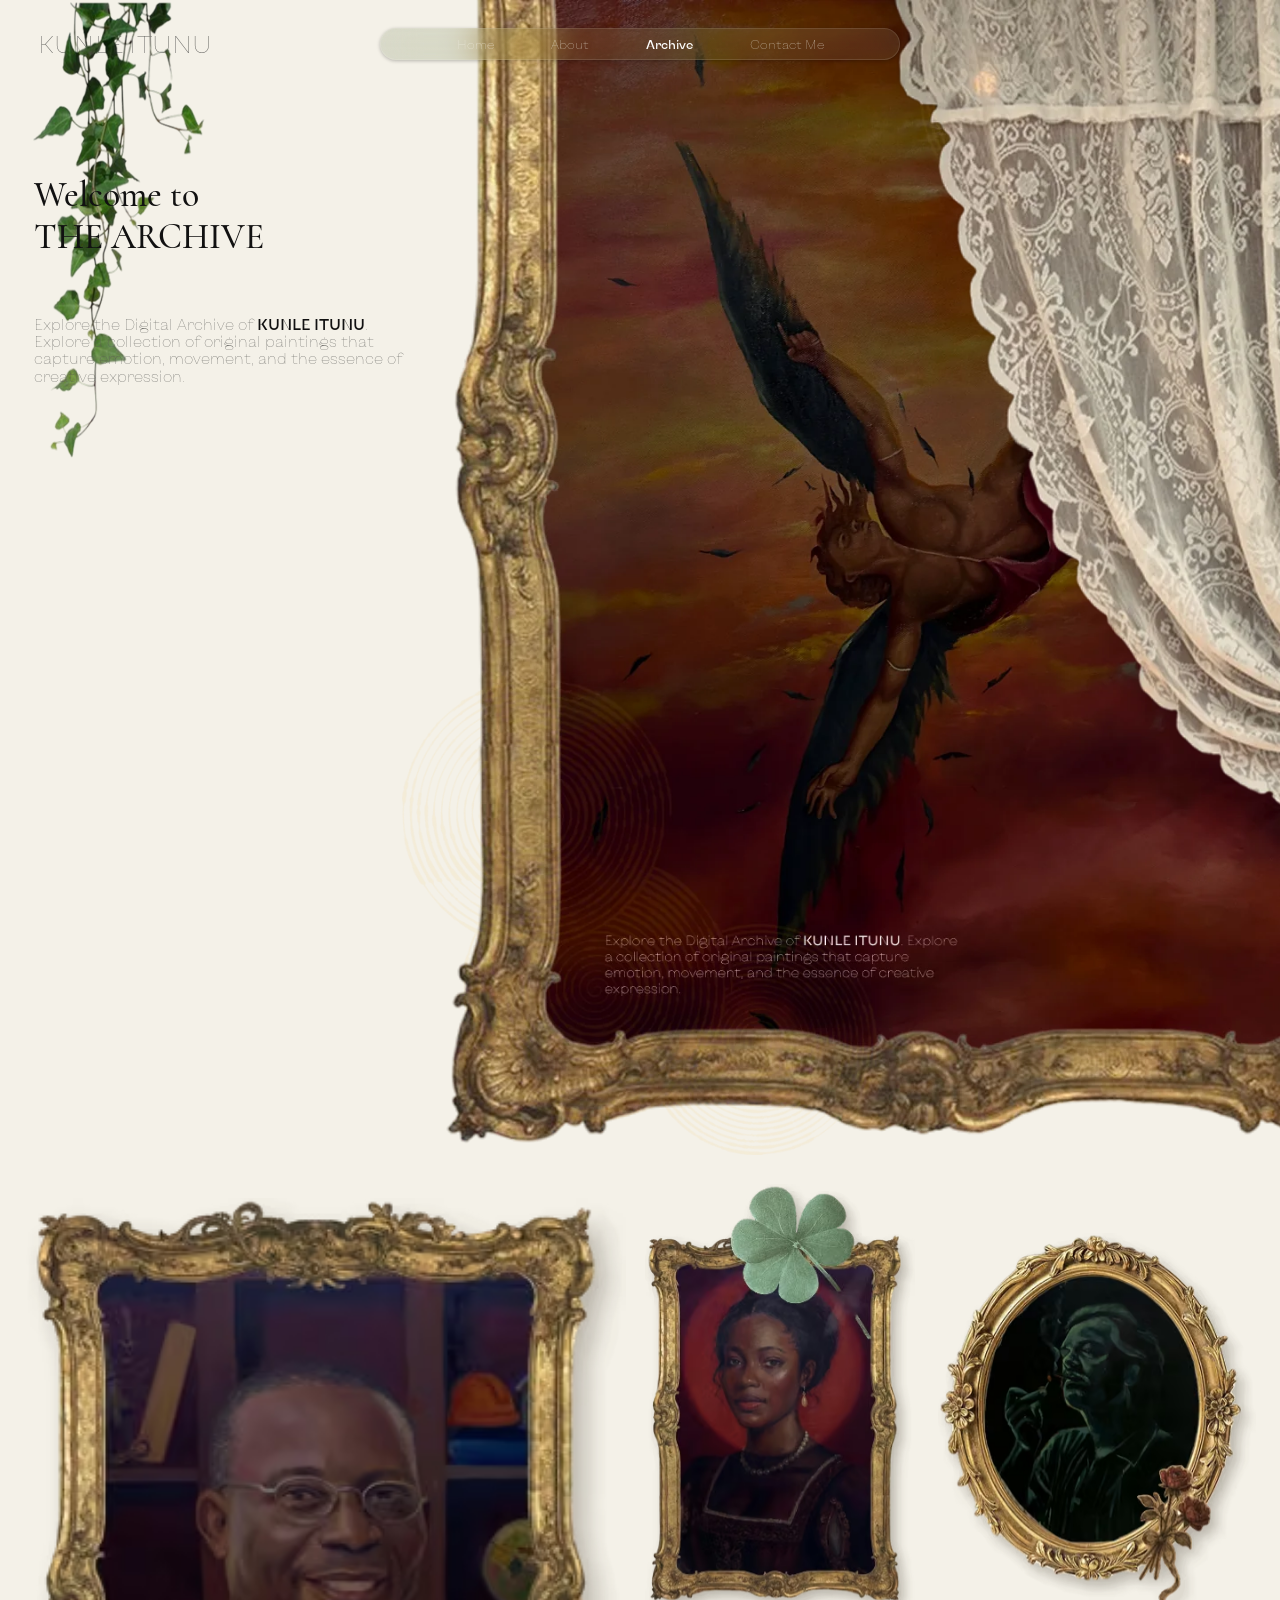
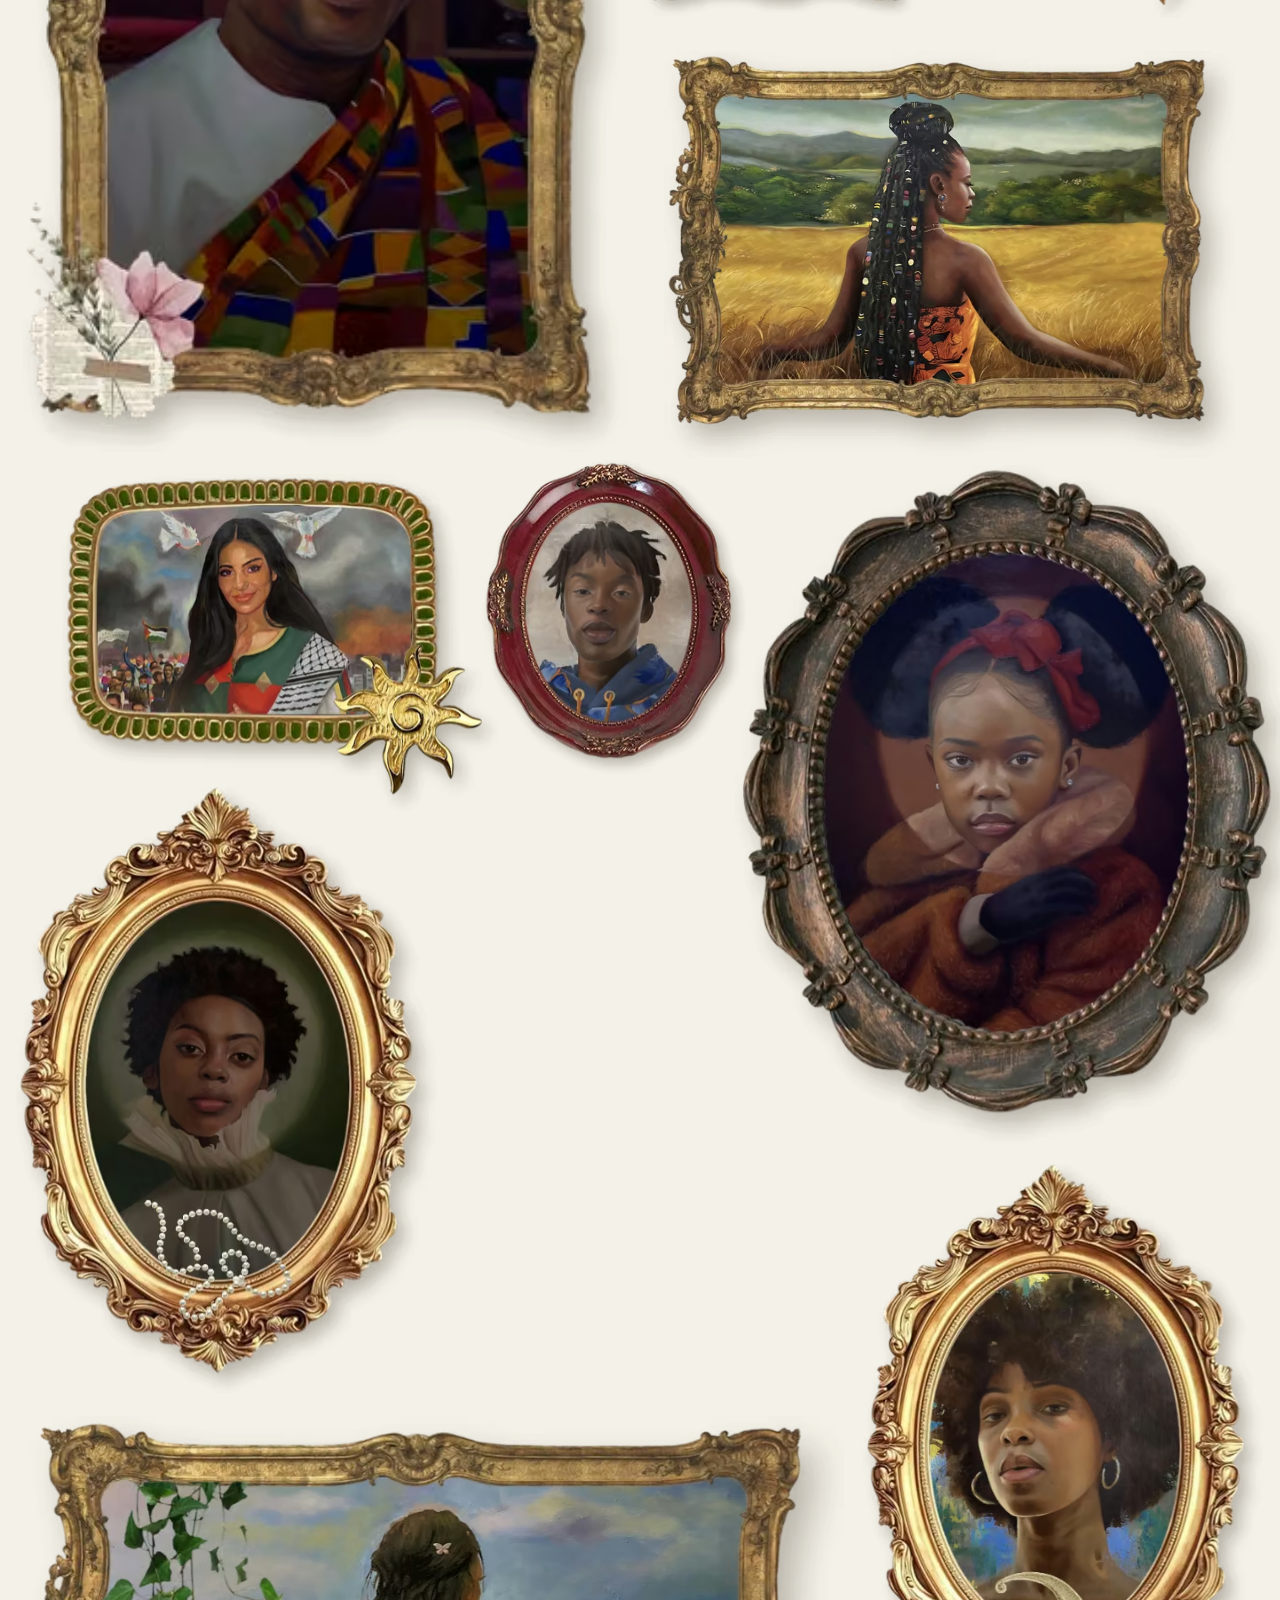
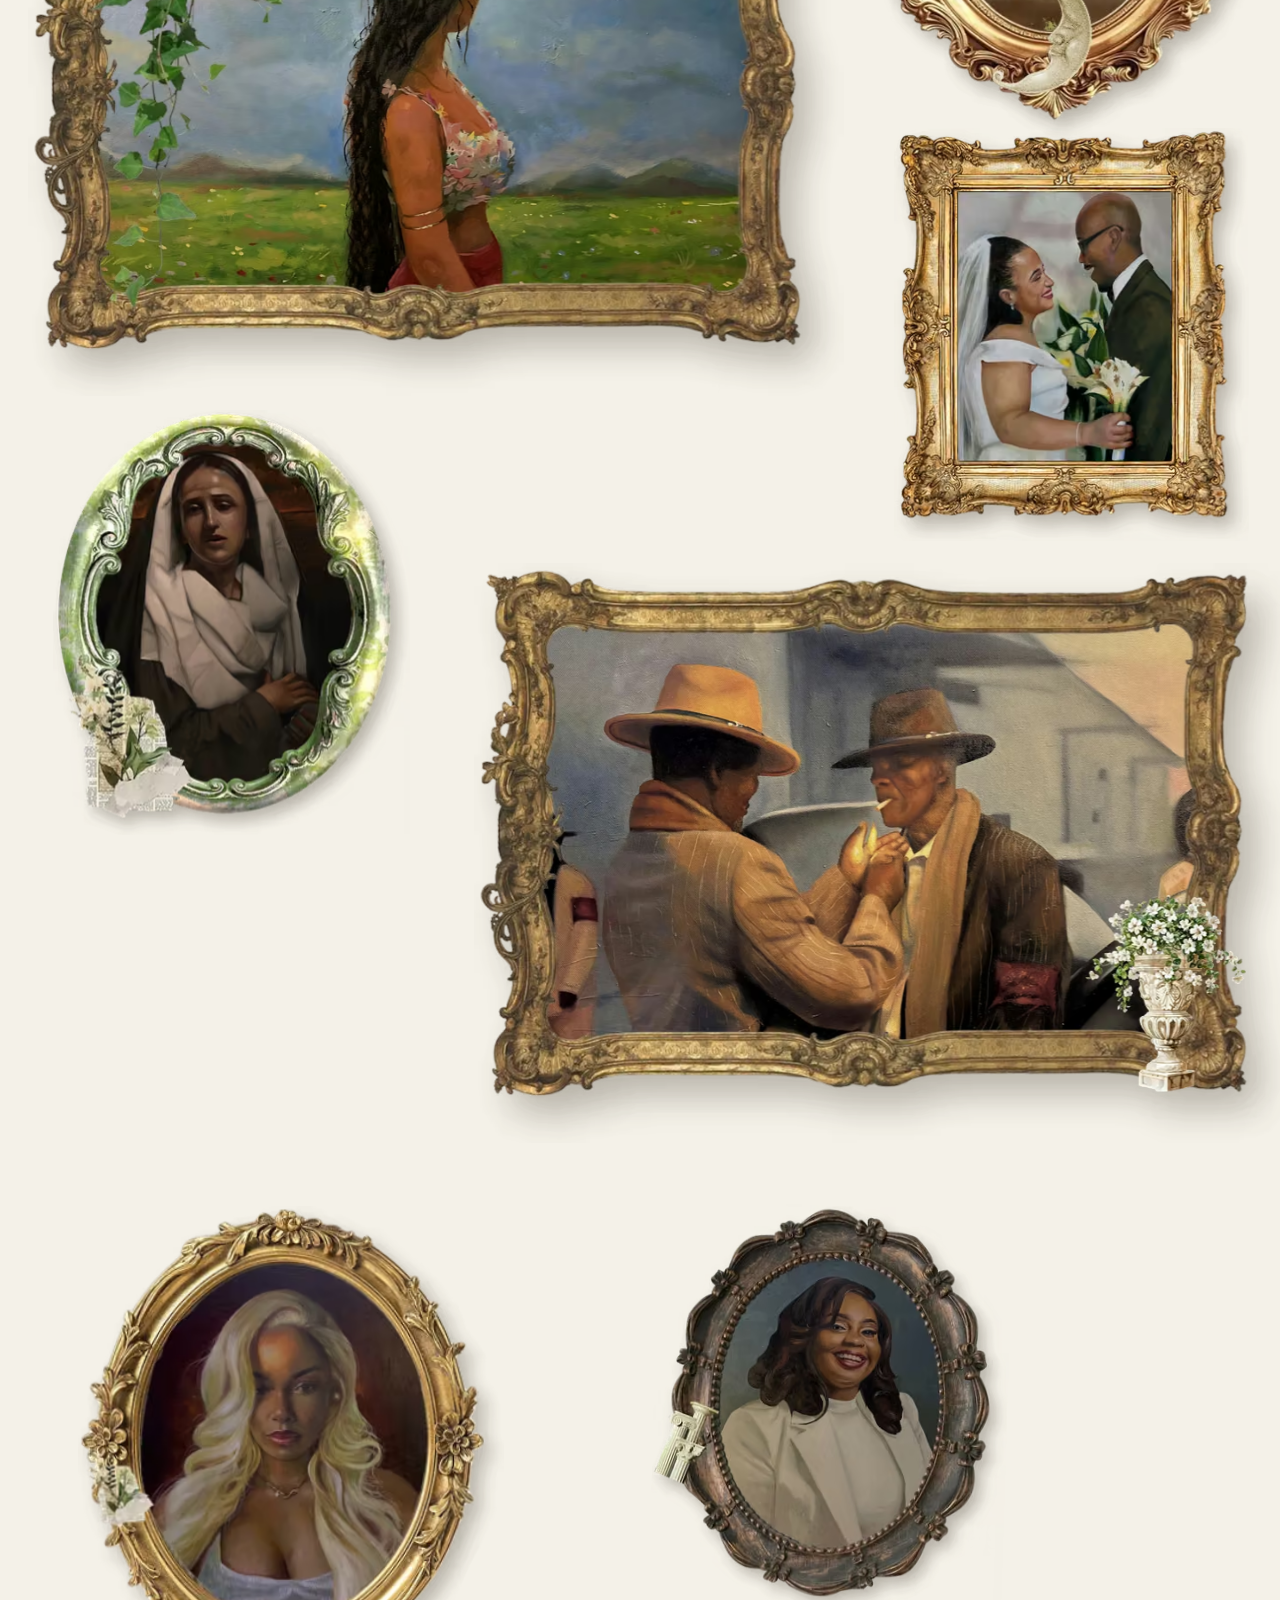
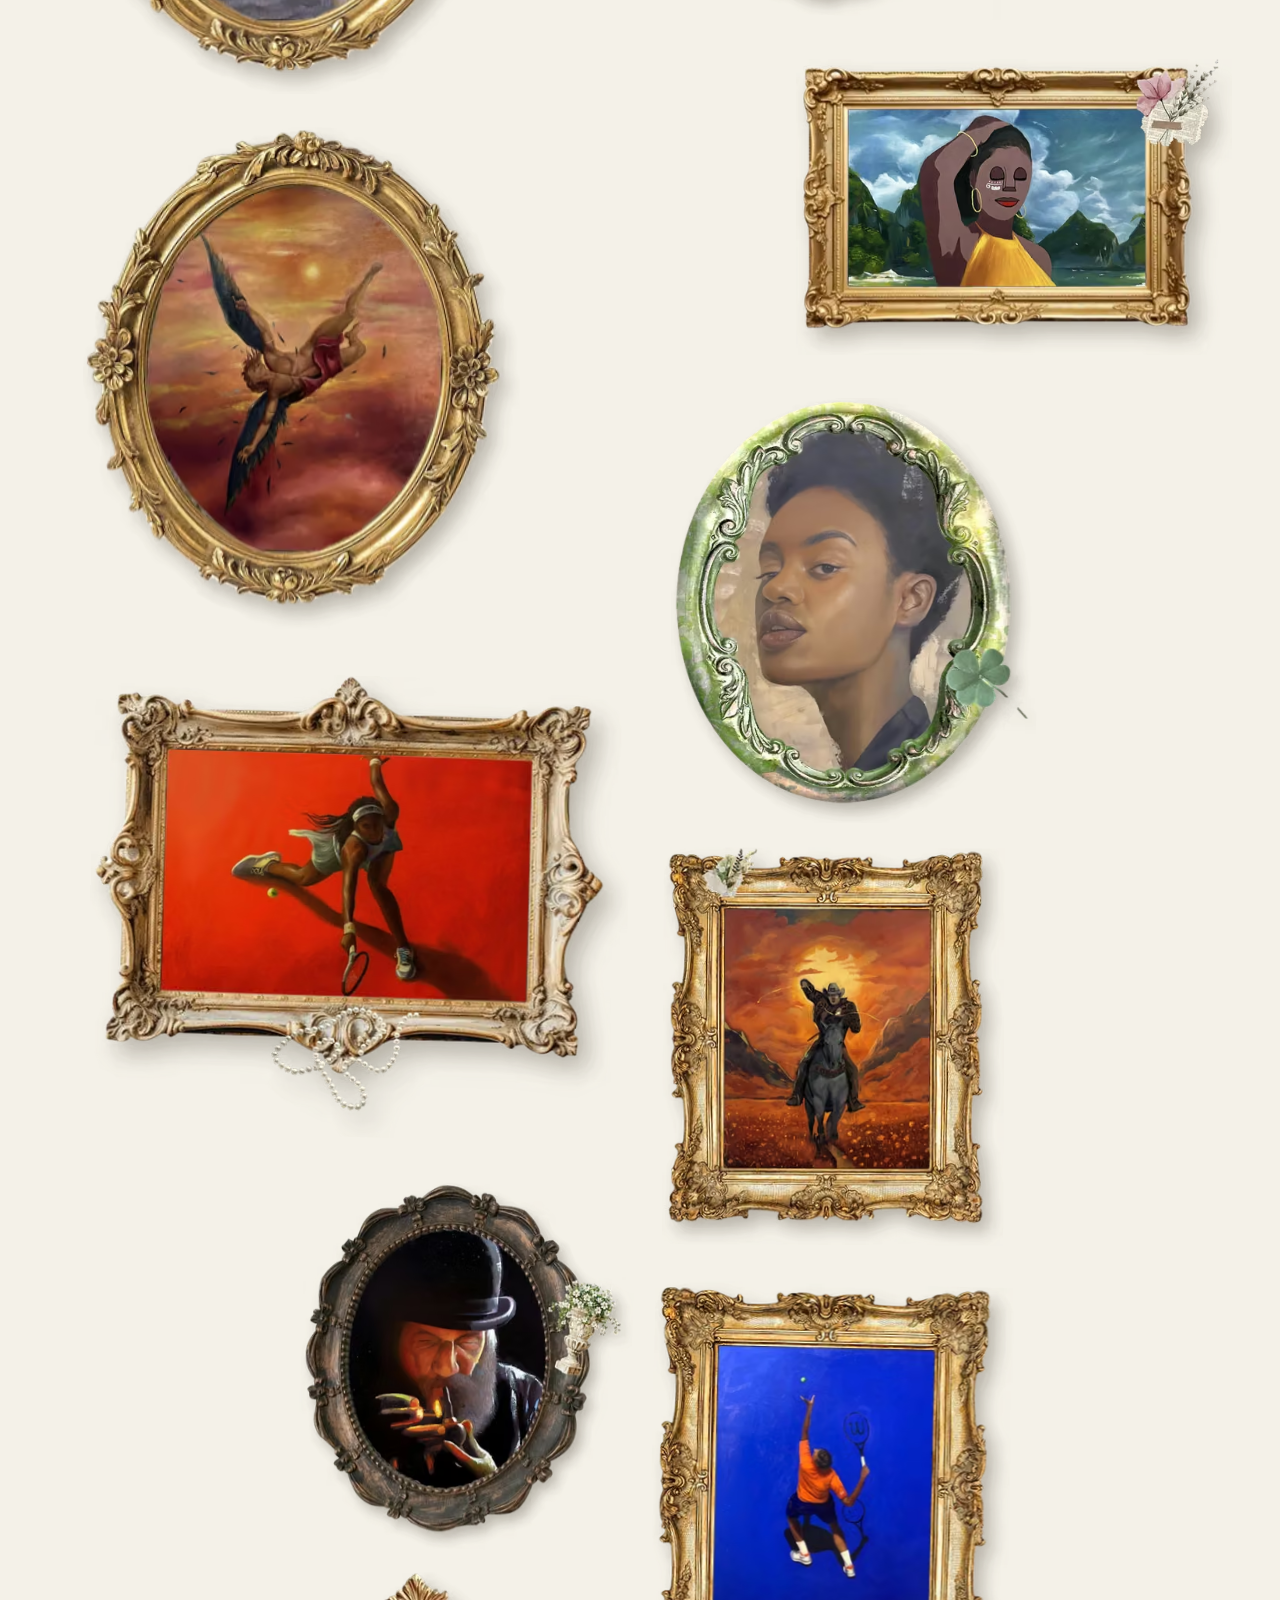
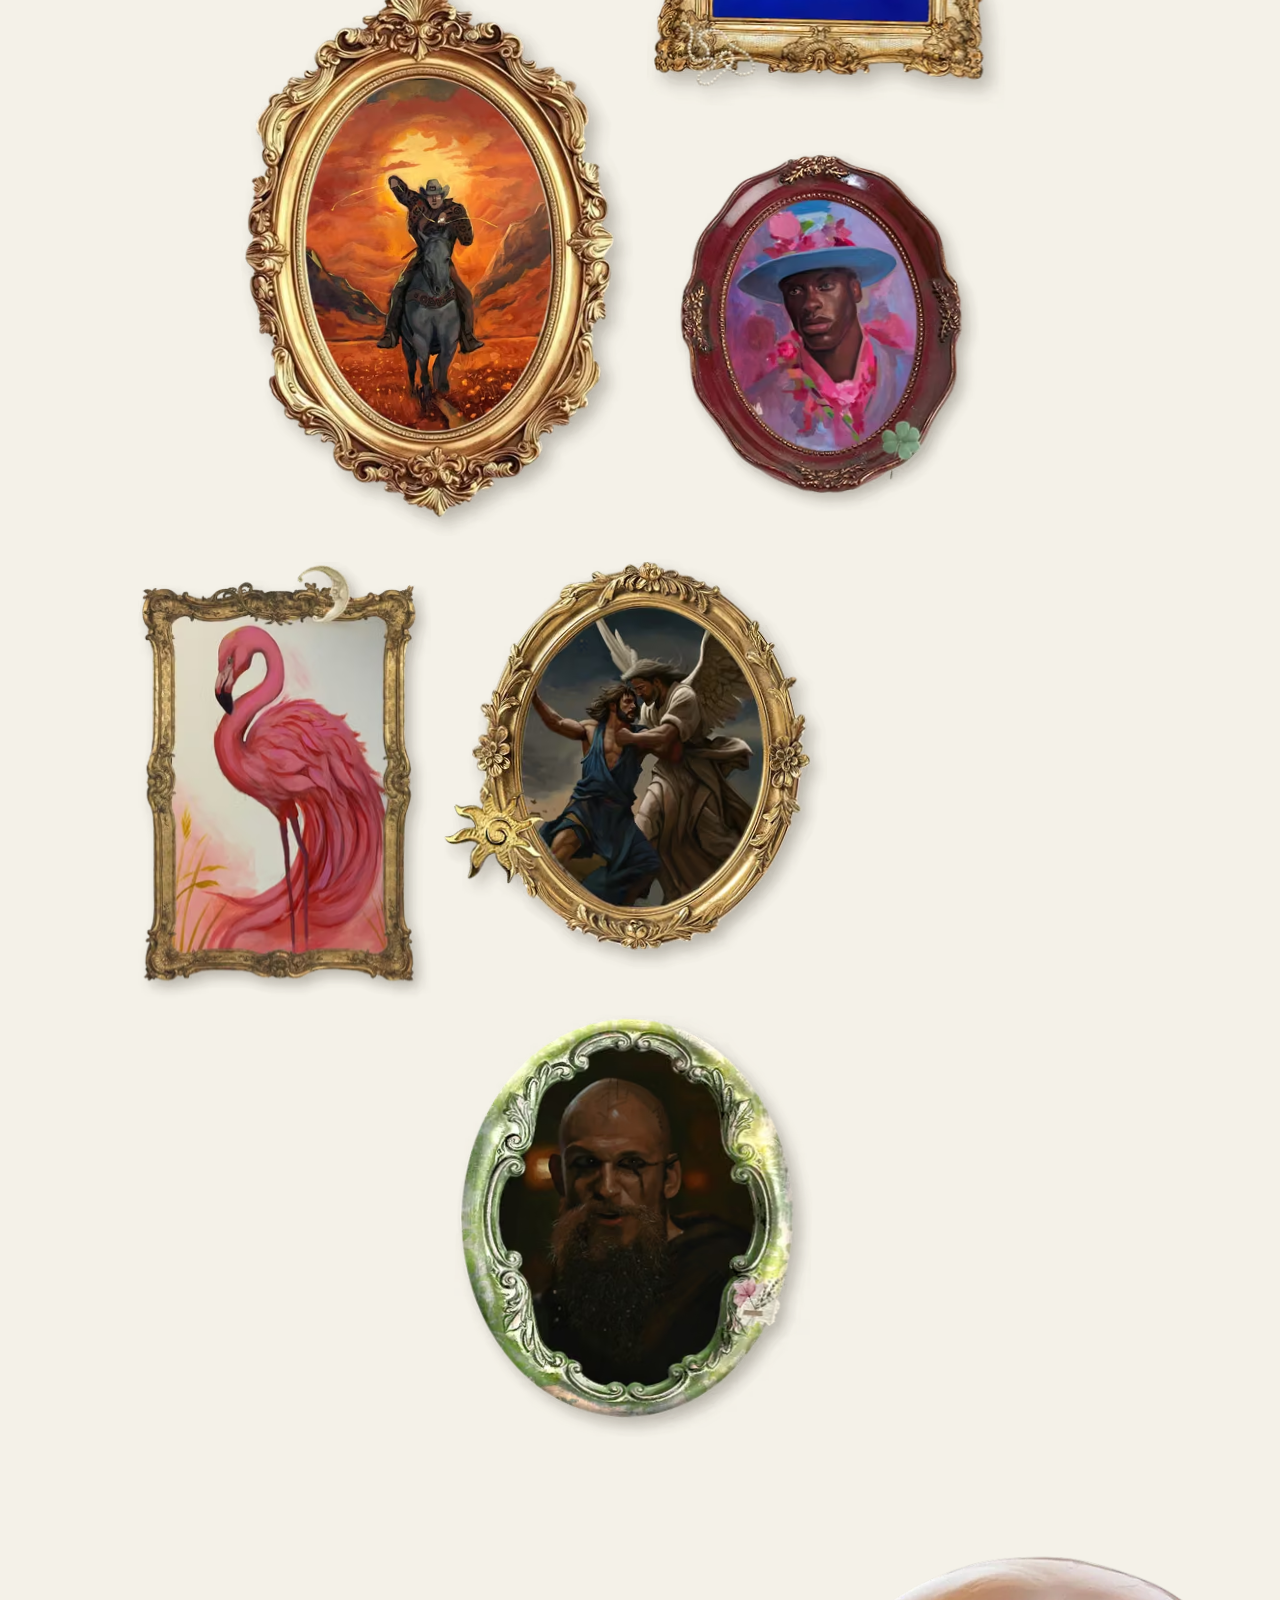
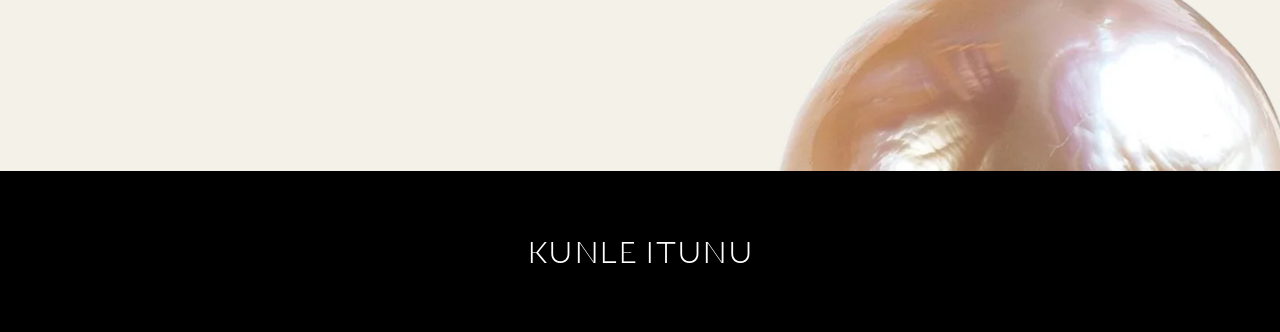
<file: gallery.html>
<!DOCTYPE html>
<html lang="en">
<head>
  <meta charset="utf-8">
  <meta name="viewport" content="width=device-width, initial-scale=1, viewport-fit=cover">
  <title>Archive · Kunle Itunu</title>
  <meta name="description" content="The digital archive of Kunle Itunu: a collection of original paintings that capture emotion, movement, and the essence of creative expression.">

  <link rel="preload" href="images/gallery_hero.webp" as="image" type="image/webp" fetchpriority="high">
  <link rel="preload" href="images/curtain.webp" as="image" type="image/webp">
  <link rel="preload" href="images/vine.webp" as="image" type="image/webp">
  <link rel="preload" href="fonts/CormorantInfant-Medium.woff2" as="font" type="font/woff2" crossorigin>
  <link rel="preload" href="gallery/manifest.json" as="fetch" crossorigin>

  <link rel="stylesheet" href="css/common.css">
  <link rel="stylesheet" href="css/gallery.css">
  <script>document.documentElement.classList.add('js');</script>
    <script src="js/navigation.js"></script>

</head>
<body>
  <header class="nav" id="top">
    <a class="nav__logo" href="index.html" aria-label="Kunle Ituno — home">KUNLE ITUNU</a>
 <nav class="nav__pill" aria-label="Primary">
      <a href="index.html">Home</a>
      <a href="about.html" >About</a>
      <a href="gallery.html" class="is-active" aria-current="page">Archive</a>
      <a href="contact.html">Contact Me</a>
    </nav>
    <button
    class="nav__toggle"
    type="button"
    aria-label="Open navigation"
    aria-expanded="false"
    aria-controls="primary-navigation"
  >
    <span></span>
    <span></span>
    <span></span>
  </button>
  </header>

  <main id="top">

    <!-- HERO: framed painting with a lace curtain that slides to the right and stays -->
    <section class="hero" aria-labelledby="hero-title">
      <div class="hero__copy">
        <h1 class="hero__title" id="hero-title">Welcome to<br><span>THE ARCHIVE</span></h1>
        <p class="hero__lede">Explore the Digital Archive of <strong>KUNLE ITUNU</strong>. Explore a collection of original paintings that capture emotion, movement, and the essence of creative expression.</p>
      </div>

      <img class="hero__ivy" src="images/vine.webp" width="220" height="482" decoding="async" alt="">

      <div class="hero__art">
        <img class="hero__painting" src="images/gallery_hero.webp" width="988" height="1299" fetchpriority="high" decoding="async"
             alt="A gilded frame holding an oil painting of a winged figure falling through a crimson sky">
        <img class="hero__curtain" src="images/curtain.webp" width="702" height="1154" decoding="async" alt="">
      </div>
    </section>

    <!-- GALLERY: built from gallery/manifest.json (written by gallery/process_images.py) -->
    <section class="gallery" id="gallery" aria-label="Paintings">
      <div class="scrapbook" data-scrapbook></div>
      <p class="gallery__note" data-gallery-note hidden></p>
      <noscript><p class="gallery__note">Please enable JavaScript to see the gallery.</p></noscript>
    </section>

    <!-- the pearl peeks over the footer -->
    <div class="outro" aria-hidden="true">
      <img class="outro__pearl" src="images/round_light_bronze.webp" width="583" height="424" loading="lazy" decoding="async" alt="">
    </div>
  </main>

  <footer class="site-footer">
    <p>Kunle Itunu</p>
  </footer>

    <dialog class="lightbox" id="lightbox" aria-label="Image viewer">
    <button class="lightbox__btn lightbox__close" type="button" aria-label="Close image viewer">
      <svg viewBox="0 0 24 24" aria-hidden="true"><path d="M5 5l14 14M19 5L5 19"/></svg>
    </button>
    <button class="lightbox__btn lightbox__nav lightbox__nav--prev" type="button" aria-label="Previous image">
      <svg viewBox="0 0 24 24" aria-hidden="true"><path d="M15 4l-8 8 8 8"/></svg>
    </button>
    <figure class="lightbox__figure">
      <picture class="lightbox__picture">
        <source type="image/avif"><source type="image/webp">
        <img class="lightbox__img" alt="" decoding="async">
      </picture>
    </figure>
    <button class="lightbox__btn lightbox__nav lightbox__nav--next" type="button" aria-label="Next image">
      <svg viewBox="0 0 24 24" aria-hidden="true"><path d="M9 4l8 8-8 8"/></svg>
    </button>
    <p class="lightbox__count" aria-live="polite"></p>
  </dialog>

  <script src="js/gallery.js" defer></script>
</body>
</html>
</file>
<file: css/common.css>
@font-face { font-family: "Labrada"; font-weight: 500; font-style: normal; font-display: swap; src: url("../fonts/Labrada-Medium.woff2") format("woff2"); }
@font-face { font-family: "KyivType Sans"; font-weight: 200; font-style: normal; font-display: swap; src: url("../fonts/KyivTypeSans-Thin.woff2") format("woff2"); }
@font-face { font-family: "KyivType Sans"; font-weight: 300; font-style: normal; font-display: swap; src: url("../fonts/KyivTypeSans-Light.woff2") format("woff2"); }
@font-face { font-family: "KyivType Sans"; font-weight: 400; font-style: normal; font-display: swap; src: url("../fonts/KyivTypeSans-Medium.woff2") format("woff2"); }
@font-face { font-family: "Lexend"; font-weight: 200; font-style: normal; font-display: swap; src: url("../fonts/lexend-latin-200-normal.woff2") format("woff2"); }
@font-face { font-family: "Lexend"; font-weight: 300; font-style: normal; font-display: swap; src: url("../fonts/lexend-latin-300-normal.woff2") format("woff2"); }
@font-face { font-family: "Lexend"; font-weight: 400; font-style: normal; font-display: swap; src: url("../fonts/lexend-latin-400-normal.woff2") format("woff2"); }
@font-face { font-family: "Cormorant Infant"; font-weight: 500; font-style: normal; font-display: swap; src: url("../fonts/CormorantInfant-Medium.woff2") format("woff2"); }
@font-face { font-family: "Cormorant Infant"; font-weight: 600; font-style: normal; font-display: swap; src: url("../fonts/CormorantInfant-Regular.woff2") format("woff2"); }

:root {
   --slide-dx: min(28vw, 480px); 
  --cream: #f4f1e8;
  --ink: #111;
  --sage: #657a50;
--glass: rgba(101, 122, 80, 0.2);
  --glass-shadow: 0px 1px 3.8px 0px rgba(0, 0, 0, 0.25);

--font-sans: "KyivType Sans", "Labrada", "Segoe UI", system-ui, sans-serif;
--font-serif: "Cormorant Infant", "Cormorant Garamond", "Times New Roman", serif;
--active-nav-pill_text:#343A32;
--text:#151C13;
  --non-active-pill-text: rgba(244, 241, 232, 0.96);
}

*, *::before, *::after { box-sizing: border-box; }
html { -webkit-text-size-adjust: 100%; scroll-behavior: smooth; }
body {
  margin: 0;
  background: var(--cream);
  color: var(--ink);
  font-family: var(--font-sans);
  -webkit-font-smoothing: antialiased;
  overflow-x: hidden;
}
img { display: block; max-width: none; height: auto; user-select: none; -webkit-user-drag: none; }

.nav {
  position: fixed;
  inset: 0 0 auto 0;
  z-index: 100;
  height: 88px;
  padding: 0 38px;
  display: flex;
  align-items: center;
  justify-content: space-between;
  pointer-events: none;           
}
.nav > * { pointer-events: auto; }

.nav__logo {
  font-family: var(--font-sans);
  font-weight: 200;
  font-size: 24px;
  line-height: 1;
  letter-spacing: .01em;
  color: #fff;
  text-decoration: none;
  white-space: nowrap;
}

.nav__pill {
  position: absolute;
  left: 50%;
  top: 28px;
  transform: translateX(-50%);
    display: flex;
  align-items: center;
  justify-content: center;
  gap: 57px;

  width: 520px;
  height: 32px;

  background: #657A5033;
  box-shadow: 0px 1px 3.8px 0px #00000040;

  /* Liquid glass effect */
  -webkit-backdrop-filter: blur(18px) saturate(150%);
  backdrop-filter: blur(18px) saturate(150%);

  border: 1px solid rgba(255, 255, 255, 0.12);
  border-radius: 100px;

  isolation: isolate;
  pointer-events: auto;
}
.nav__pill::before {
  content: "";
  position: absolute;
  inset: 0;
  border-radius: inherit;
  pointer-events: none;

  background: linear-gradient(
    180deg,
    rgba(255, 255, 255, 0.12) 0%,
    rgba(255, 255, 255, 0.025) 100%
  );

  opacity: 0.2;
}
.nav__pill a {
  font-family: var(--font-sans);
  font-weight: 200;
  font-size: 12px;
  line-height: 1;
  color: var(--non-active-pill-text);
  text-decoration: none;
  white-space: nowrap;
  transition: color .25s ease;
}
.nav__pill a:hover,
.nav__pill a:focus-visible { color: #fff; outline: none; }
.nav__pill a.is-active { color:#fff; font-weight: 400;   font-family: var(--font-sans);
}

.nav__toggle {
  display: none;
  position: relative;
  z-index: 103;

  width: 42px;
  height: 38px;
  padding: 0;

  align-items: center;
  justify-content: center;
  flex-direction: column;
  gap: 5px;

  border: 1px solid rgba(255, 255, 255, 0.15);
  border-radius: 50px;

  background: #657A5033;
  box-shadow: 0px 1px 3.8px 0px #00000040;

  -webkit-backdrop-filter: blur(18px) saturate(150%);
  backdrop-filter: blur(18px) saturate(150%);

  cursor: pointer;
  -webkit-tap-highlight-color: transparent;
}

.nav__toggle span {
  display: block;
  width: 17px;
  height: 1.5px;

  border-radius: 10px;
  background: #fff;

  transition:
    transform 0.35s cubic-bezier(0.22, 1, 0.36, 1),
    opacity 0.2s ease,
    width 0.3s ease;
}

/* =========================================================
   PAGE / STAGE
   ========================================================= */
.page {
  --u: calc(100cqw / 1440);
  container-type: inline-size;
  position: relative;
  width: 100%;
  overflow-x: clip;
}

@media (max-width: 1024px) {
  .nav { height: 72px; padding: 0 24px; }
  .nav__logo { font-size: 20px; }
  .nav__pill {
    position: static;
    transform: none;
    width: auto;
    height: 34px;
    padding: 0 26px;
    gap: 28px;
  }
  .nav__pill a { font-size: 13px; }


}


@media (max-width: 640px) {
 .nav {
    height: 64px;
    padding: 0 14px;
    gap: 10px;
  } .nav__logo {
    font-size: 12px;
  }

  .nav__pill {
    position: static;
    transform: none;

    width: auto;
    height: 32px;

    padding: 0 14px;
    gap: 14px;

    flex: 0 1 auto;
    justify-content: flex-start;
  }
  .nav__pill a { font-size: 10.5px; }

  .page { --m: calc(100cqw / 390); }

 .nav__toggle {
    display: flex;
    position: absolute;
    top: 13px;
    right: 14px;
  }

  /* Closed navigation pill */
  .nav__pill {
    position: absolute;
    top: 10px;
    left: 14px;

    width: calc(100% - 28px);
    height: 44px;

    padding: 0 55px 0 14px;
    gap: 0;

    display: flex;
    align-items: center;
    justify-content: space-between;

    border-radius: 50px;

    background: #657A5033;
    box-shadow: 0px 1px 3.8px 0px #00000040;

    -webkit-backdrop-filter: blur(18px) saturate(150%);
    backdrop-filter: blur(18px) saturate(150%);

    border: 1px solid rgba(255, 255, 255, 0.12);

    transform: translateY(-4px);
    opacity: 0;
    visibility: hidden;
    pointer-events: none;

    clip-path: inset(0 0 0 calc(100% - 44px) round 50px);

    transition:
      clip-path 0.5s cubic-bezier(0.22, 1, 0.36, 1),
      opacity 0.25s ease,
      transform 0.35s ease,
      visibility 0s linear 0.5s;

    z-index: 101;
  }

  /* Keep the glass highlight */
  .nav__pill::before {
    content: "";
    position: absolute;
    inset: 0;
    border-radius: inherit;
    pointer-events: none;

    background: linear-gradient(
      180deg,
      rgba(255, 255, 255, 0.12),
      rgba(255, 255, 255, 0.025)
    );
  }

  .nav__pill a {
    position: relative;
    z-index: 1;

    font-size: 10.5px;
    opacity: 0;
    transform: translateY(5px);

    transition:
      opacity 0.25s ease,
      transform 0.3s ease,
      color 0.25s ease;
  }

  /* Expanded navigation */
  .nav.is-open .nav__pill {
    opacity: 1;
    visibility: visible;
    pointer-events: auto;

    transform: translateY(0);
    clip-path: inset(0 0 0 0 round 50px);

    transition:
      clip-path 0.5s cubic-bezier(0.22, 1, 0.36, 1),
      opacity 0.25s ease,
      transform 0.35s ease,
      visibility 0s;
  }

  .nav.is-open .nav__pill a {
    opacity: 1;
    transform: translateY(0);
  }

  .nav.is-open .nav__pill a:nth-child(1) {
    transition-delay: 0.12s;
  }

  .nav.is-open .nav__pill a:nth-child(2) {
    transition-delay: 0.17s;
  }

  .nav.is-open .nav__pill a:nth-child(3) {
    transition-delay: 0.22s;
  }

  .nav.is-open .nav__pill a:nth-child(4) {
    transition-delay: 0.27s;
  }

  /* Hamburger transforms into X */
  .nav.is-open .nav__toggle span:nth-child(1) {
    transform: translateY(6.5px) rotate(45deg);
  }

  .nav.is-open .nav__toggle span:nth-child(2) {
    opacity: 0;
    width: 0;
  }

  .nav.is-open .nav__toggle span:nth-child(3) {
    transform: translateY(-6.5px) rotate(-45deg);
  }

  /* Hide logo while menu is expanded */
  .nav.is-open .nav__logo {
    opacity: 0;
    pointer-events: none;
  }
 
}

@media (prefers-reduced-motion: reduce) {
  .nav__pill,
  .nav__pill a,
  .nav__toggle span,
  .nav__logo {
    transition: none !important;
  }
}
</file>
<file: css/styles.css>
.hero, .sec, .footer { position: relative; }  /* no z-index → no stacking context */
.stage { position: absolute; inset: 0; }

.it {
  position: absolute;
  left: calc(var(--x) * var(--u));
  top: calc(var(--y) * var(--u));
  width: calc(var(--w) * var(--u));
  height: auto;
}

/* ---------- Hero ---------- */
.hero {
  height: calc(1040 * var(--u));
  z-index: 5;
}
.hero__img {
  position: absolute;
  inset: 0 auto auto 0;
  width: 100%;
  height: calc(1026 * var(--u));
  object-fit: cover;
  object-position: 50% 50%;
}
.hero__strip {
  position: absolute;
  left: 0;
  top: calc(1025 * var(--u));
  width: 100%;
  height: calc(15 * var(--u));
  object-fit: fill;
}

.hero__welcome,
.hero__title,
.hero__lead { position: absolute; margin: 0; left: 0; right: 0; text-align: center; color: #fff; }

.hero__welcome {
  top: calc(209 * var(--u));
  font-family: var(--font-sans);
  font-weight: 200;
  font-size: calc(40 * var(--u));
  line-height: calc(48 * var(--u));
  letter-spacing: .01em;
}
.hero__title {
  top: calc(265 * var(--u));
  font-family: var(--font-serif);
  font-weight: 500;
  font-size: calc(98 * var(--u));
  line-height: calc(120 * var(--u));
  letter-spacing: 0;
  white-space: nowrap;
}
.hero__rule {
  position: absolute;
  left: calc(607 * var(--u));
  top: calc(412 * var(--u));
  width: calc(225 * var(--u));
  height: max(2px, calc(3 * var(--u)));
  background: var(--sage);
}
.hero__lead {
  left: calc(250 * var(--u));
  right: calc(250 * var(--u));
  top: calc(833 * var(--u));
  font-weight: 200;
  font-size: calc(24 * var(--u));
  line-height: calc(30 * var(--u));
  color: rgba(255, 255, 255, .78);
  font-family: var(--font-sans);

}
.hero__lead strong { font-weight: 400; color: #fff; }

.hero__picture {
  position: absolute;
  top: 0;
  left: 0;
  display: block;
  width: 100%;
  height: calc(1026 * var(--u));
}

.hero__img {
  position: absolute;
  top: 0;
  left: 0;
  display: block;
  width: 100%;
  height: 100%;
  object-fit: cover;
  object-position: 50% 50%;
}

/* ---------- Section heights ---------- */
.sec--red     { height: calc(1214 * var(--u)); }
.sec--green   { height: calc(1226 * var(--u)); }
.sec--wedding { height: calc(1712 * var(--u)); }
.sec--notes   { height: calc(633  * var(--u)); z-index: 5; }
.sec--tail    { height: calc(394  * var(--u)); }

/* ---------- Item placement (x, y relative to its section; w = native px) ---------- */
/* red */
.it--wall   { --x: 0;    --y: -74;  --w: 574;  z-index: 4; }
.it--sun    { --x: 1151; --y: -239; --w: 289;  z-index: 1; }
.it--flower { --x: 0;    --y: -107; --w: 262;  z-index: 6; }
.it--cloud  { --x: 0;    --y: 250;  --w: 1440; z-index: 2; }
.it--frame1 { --x: 20;   --y: 160;  --w: 649;  z-index: 4; }
.it--book   { --x: 0;    --y: 751;  --w: 368;  z-index: 4; }
/* green */
.it--rod    { --x: 0;    --y: 20;   --w: 82;   z-index: 3; }
.it--seal { --x: 1011; --y: 158; --w: 232;  z-index: 4; }   

.it--frame2 { --x: 508;  --y: 120;  --w: 934;  z-index: 3; }
.it--chain1, .it--chain2, .it--chain3, .it--chain4 {
  --w: 511;
  transform-origin: 0 0;
  transform: rotate(var(--r, 0deg)) scale(var(--s, 1));
}
.it--flip { transform: rotate(var(--r, 0deg)) scale(var(--s, 1)) translateX(100%) scaleX(-1); }
.it--chain1 { --x: 16.6; --y: -120.6; --r:-21.61deg     z-index: 1; }
.it--chain2 { --x: 727.5; --y: 872.4;  --r: 10.9deg;   --s: .824; z-index: 2; }
/* wedding */
.it--butterfly { --x: 121; --y: 346;  --w: 634;  z-index: 3; }
.it--frame3    { --x: 216; --y: 92;   --w: 1007; z-index: 5; }
.it--arm1      { --x: 0;   --y: -363; --w: 543;  z-index: 6; }
.it--arm2      { --x: 913; --y: 984;  --w: 527;  z-index: 6; }
.it--chain3    { --x: 927; --y: 1326.3; --r: -27.81deg; --s: .824; z-index: 7; }
/* notes */
.notes__bg { position: absolute; inset: 0; width: 100%; height: 100%; object-fit: cover; }
/* ---------- Paper notes ---------- */

.it--tape {
  --w: 629;
  --y: 128.8;
  z-index: 6;

  aspect-ratio: 629 / 387;
  display: flex;
  align-items: center;
  justify-content: center;
}

.it--tape > img {
  position: absolute;
  inset: 0;
  width: 100%;
  height: 100%;
  max-width: none;
  object-fit: fill;
  z-index: 0;
}

.tape__text {
  position: relative;
  z-index: 1;
  font-family: "Labrada", serif;
  font-size: calc(24 * var(--u));
  font-weight: 500;
  line-height: 1.2;
  color: var(--ink);
  transform: translateY(12px);

  text-align: center;
  white-space: nowrap;
}

.it--tape1 {
  --x: 0;
}

.it--tape2 {
  --x: 430;
  transform: rotate(-5.55deg);
  transform-origin: center;
}

.it--tape3 {
  --x: 860;
  transform: rotate(7.19deg);
  transform-origin: center;
}
.it--rose    { --x: 59;   --y: 271; --w: 167; z-index: 7; }
.it--watch   { --x: 536;  --y: 225; --w: 142; z-index: 7; }
.it--wflower { --x: 1133; --y: 56;  --w: 307; z-index: 7; }
/* tail */
.it--chain4 { --x: 376; --y: -81; z-index: 2; }

/* ---------- Copy blocks ---------- */
.copy {
  position: absolute;
  z-index: 8;
  width: calc(var(--cw, 560) * var(--u));
  left: calc(var(--cx) * var(--u));
  top: calc(var(--cy) * var(--u));
  font-size: calc(24 * var(--u));
  line-height: calc(29 * var(--u));
}
.copy--red     { --cx: 700; --cy: 315;  }
.copy--green   { --cx: 94;  --cy: 482;  --cw: 548; }
.copy--wedding { --cx: 66;  --cy: 1385; }

.copy h2 {
  position: relative;
  margin: 0 0 calc(29 * var(--u));
  padding-left: calc(37 * var(--u));
  font-weight: 300;
  font-size: inherit;
  line-height: inherit;
  color: #000;
}
.copy--green h2 { margin-bottom: calc(24 * var(--u)); }
.copy h2::before {
  content: "";
  position: absolute;
  left: calc(15 * var(--u));
  top: .55em;
  width: max(3px, calc(4 * var(--u)));
  aspect-ratio: 1;
  border-radius: 50%;
  background: #000;
}
.copy p {
  margin: 0;
  font-weight: 200;
  color: #3d3d3b;
}
.copy strong { font-weight: 400; color: #1c1c1c; }

/* ---------- Footer ---------- */
.footer {
  height: calc(182 * var(--u));
  background: #000;
  display: grid;
  place-items: center;
  z-index: 6;
}
.footer p {
  margin: 0;
  font-family: var(--font-sans);
  font-weight: 300;
  font-size: calc(36 * var(--u));
  letter-spacing: .01em;
  color: var(--cream);
}

/* =========================================================
   TABLET  (641px – 1024px)
   The collage keeps its exact proportions (it scales with the page);
   type, nav and tap targets are kept at readable minimum sizes.
   ========================================================= */
@media (max-width: 1024px) {
 

  .hero__welcome { font-size: max(calc(40 * var(--u)), 20px); line-height: 1.4; top: calc(205 * var(--u)); }
  .hero__lead {
    left: calc(120 * var(--u)); right: calc(120 * var(--u));
    font-size: max(calc(26 * var(--u)), 15px);
    line-height: 1.45;
    top: calc(800 * var(--u));
  }
  .hero__rule { height: 2px; }

  .copy { font-size: max(calc(24 * var(--u)), 14px); line-height: 1.55; }
  .copy--red   { --cw: 600; }
  .copy--green { --cw: 570; }
  .copy h2 { margin-bottom: .9em; }
  .footer p { font-size: max(calc(36 * var(--u)), 22px); }
}

/* =========================================================
   MOBILE  (<= 640px)
   Same composition as desktop (everything scales with the page width),
   with a compact nav, a smaller hero and readable minimum type sizes.
   ========================================================= */
@media (max-width: 640px) {


  .page { --m: calc(100cqw / 390); }

  /* hero: shorter, single-line title, reduced text sizes */
  .hero { height: calc(520 * var(--m)); }
  .hero__img { height: calc(505 * var(--m)); object-position: 52% 40%; }
  .hero__strip { top: calc(505 * var(--m)); height: calc(15 * var(--m)); }
  .hero__welcome { top: calc(138 * var(--m)); font-size: calc(14 * var(--m)); line-height: 1.4; }
  .hero__title {
    top: calc(168 * var(--m));
    font-size: 8cqw;
    line-height: 1.1;
    white-space: nowrap;
  }
  .hero__rule { left: calc(50% - 38 * var(--m)); width: calc(76 * var(--m)); top: calc(232 * var(--m)); height: 2px; }
  .hero__lead {
    left: calc(26 * var(--m)); right: calc(26 * var(--m));
    top: calc(392 * var(--m));
    font-size: calc(12 * var(--m));
    line-height: 1.5;
  }

  /* copy: desktop positions, readable minimum size, boxes sized to the free space */
  .copy { font-size: 11px; line-height: 1.5; }
  .copy h2 { font-size: 11.5px; padding-left: 22px; margin-bottom: .8em; }
  .copy h2::before { left: 8px; }
  .copy--red     { --cx: 700; --cy: 300; width: calc(100cqw - 700 * var(--u) - 12px); }
  .copy--green   { --cx: 88;  --cy: 300; width: calc(400 * var(--u)); font-size: 10px; }
  .copy--green h2 { font-size: 10.5px; }
  .copy--wedding { --cx: 66;  --cy: 1385; width: calc(100cqw - 66 * var(--u) - 130px); }

  .sec--wedding { height: calc(1790 * var(--u)); }
  .copy--wedding { --cy: 1300; }
  .footer { height: max(calc(182 * var(--u)), 56px); }
  .footer p { font-size: max(calc(36 * var(--u)), 16px); }
}

/* =========================================================
   ENTRANCE ANIMATIONS (CSS only)
   ========================================================= */
@keyframes arm-in-left {
  from { opacity: 0; transform: translate3d(-14%, -9%, 0); }
  to   { opacity: 1; transform: translate3d(0, 0, 0); }
}
@keyframes arm-in-right {
  from { opacity: 0; transform: translate3d(14%, -5%, 0); }
  to   { opacity: 1; transform: translate3d(0, 0, 0); }
}@keyframes slide-in-left {
  from { opacity: 0; transform: translate3d(calc(var(--slide-dx) * -1), 0, 0); }
  45%  { opacity: 1; }
  to   { opacity: 1; transform: translate3d(0, 0, 0); }
}
@keyframes sun-fade {
  from { opacity: 0; }
  to   { opacity: 1; }
}
.js .reveal { opacity: 0; will-change: opacity, transform; }
.js .reveal--arm-left.is-in  { animation: arm-in-left  1.7s cubic-bezier(.22, .61, .36, 1) .1s both; }
.js .reveal--arm-right.is-in { animation: arm-in-right 1.7s cubic-bezier(.22, .61, .36, 1) .1s both; }
.js .reveal--fade.is-in      { animation: sun-fade     2.4s ease-out .3s both; }
.js .reveal--slide-left.is-in { animation: slide-in-left 2.4s cubic-bezier(.25, .06, .12, 1) var(--delay, 0s) both; }   /* gentle start, very long soft landing */
.js .reveal--slide-right.is-in { animation: slide-in-right 2.4s cubic-bezier(.25, .06, .12, 1) var(--delay, 0s) both; }  /* gentle start, very long soft landing */
@media (prefers-reduced-motion: reduce) {
  html { scroll-behavior: auto; }
  .js .reveal { opacity: 1; }
  .js .reveal.is-in { animation: none !important; }
    .nav__pill a { transition: none; }

}
</file>
<file: css/about.css>
/* =========================================================================
   KUNLE ITUNU ARCHIVE — ABOUT PAGE
   =========================================================================
   Global styles and navigation:
   Loaded from common.css

   Desktop:
   1440 × 3460 reference artboard.
   Entire composition scales proportionally.

   Tablet / Mobile:
   Intro stacks vertically.
   Collage retains its original proportions and positioning.
   ========================================================================= */


/* =========================================================================
   01. ABOUT PAGE COORDINATE SYSTEM
   ========================================================================= */


   body .nav .nav__logo {
  color: var(--sage);
}
body .nav__pill a {
        color: var(--text);
  }

  body .nav__pill a.is-active {
        color: var(--active-nav-pill_text);
  }

.about {
  /*
    Keep the original artboard scaling.

    This is intentionally scoped to .about so it does not
    interfere with common.css.
  */
  --u: calc(min(100vw, 2400px) / 1440);

  --ink-eyebrow: #424740;
  --ink-body: #595956;

  /* Slide animation */
  --slide-dx: min(24vw, 420px);
  --slide-time: 1.35s;
  --slide-ease: cubic-bezier(.16, .84, .3, 1);

  /* Coordinate origin */
  --oy: 0;

  position: relative;

  width: 100%;
  max-width: 2400px;
  height: calc(3460 * var(--u));

  margin-inline: auto;

  overflow: clip;
}


/* =========================================================================
   02. COLLAGE STRUCTURE
   ========================================================================= */

/* Desktop: collage elements position against .about */

.collage {
  display: contents;
}

/* Shared positioning */

.slide,
.wave {
  position: absolute;

  left: calc(var(--x) * var(--u));

  top: calc(
    (var(--y) - var(--oy)) * var(--u)
  );

  width: calc(var(--w) * var(--u));
}

/* Image sizing */

.slide img,
.wave img {
  display: block;

  width: 100%;
  height: auto;
}


/* =========================================================================
   03. INTRO PORTRAIT
   ========================================================================= */

.slide--portrait {
  --x: 30;
  --y: 115;
  --w: 669;

  z-index: 4;
}


/* =========================================================================
   04. COLLAGE ELEMENTS
   Original reference-artboard coordinates preserved.
   ========================================================================= */

/* Drawing board / easel */

.slide--easel {
  --x: 0;
  --y: 1079;
  --w: 793;

  z-index: 1;
}


/* Left artist */

.slide--man-left {
  --x: 0;
  --y: 1924;
  --w: 683;

  z-index: 2;
}


/* Paint stroke */

.slide--stroke {
  --x: 1167;
  --y: 670;
  --w: 273;

  z-index: 2;
}


/* Right artist */

.slide--man-right {
  --x: 437;
  --y: 1001;
  --w: 1003;

  z-index: 3;
}


/* Butterfly */

.slide--butterfly {
  --x: 503;
  --y: 934;
  --w: 268;

  z-index: 4;
}


/* Paint wave */

.wave {
  --x: 0;
  --y: 2654;
  --w: 1440;

  z-index: 5;
}


/* Vinyl record and newspaper */

.slide--record {
  --x: 680;
  --y: 2506;
  --w: 652;

  z-index: 6;
}


/* =========================================================================
   05. INTRODUCTION TEXT
   ========================================================================= */

/* Shared positioning */

.about__eyebrow,
.about__title,
.about__text {
  position: absolute;

  left: calc(730 * var(--u));

  z-index: 8;
}


/* Eyebrow */

.about__eyebrow {
  top: calc(226 * var(--u));

  font-family: var(--font-sans);

  font-size: calc(18 * var(--u));
  font-weight: 300;

  line-height: calc(24 * var(--u));
  letter-spacing: .01em;

  color: var(--ink-eyebrow);
}


/* Main heading */

.about__title {
  top: calc(279 * var(--u));
  left: calc(729 * var(--u));

  font-family: var(--font-serif);

  font-weight: 500;
  font-size: calc(48 * var(--u));

  line-height: calc(60 * var(--u));
  letter-spacing: 0;

  text-transform: uppercase;
  white-space: nowrap;

  color: var(--ink);
}


/* Artist name */

.about__title span {
  color: var(--sage);
}


/* Biography */

.about__text {
  top: calc(369 * var(--u));

  width: calc(640 * var(--u));

  font-family: var(--font-sans);

  font-size: calc(20 * var(--u));
  font-weight: 300;

  line-height: calc(24 * var(--u));

  color: var(--ink-body);
}


/* Paragraph spacing */

.about__text p {
  margin: 0 0 calc(24 * var(--u));
}

.about__text p:last-child {
  margin-bottom: 0;
}


/* =========================================================================
   06. SCROLL ANIMATIONS
   ========================================================================= */

/* Animation direction */

.slide--left {
  --from: -1;
}

.slide--right {
  --from: 1;
}


/* Main slide animation */

@keyframes slide-in {

  from {
    opacity: 0;

    transform: translate3d(
      calc(var(--from) * var(--slide-dx)),
      0,
      0
    );
  }

  55% {
    opacity: 1;
  }

  to {
    opacity: 1;

    transform: translate3d(0, 0, 0);
  }

}


/* Hide images only when JavaScript is enabled */

.js .slide img {
  opacity: 0;
}


/* Reveal images when IntersectionObserver adds .is-in */

.js .slide.is-in img {
  animation:
    slide-in
    var(--slide-time)
    var(--slide-ease)
    var(--delay, 0s)
    both;
}


/* Individual animation delays */

.slide--portrait {
  --delay: 0s;
}

.slide--stroke {
  --delay: .12s;
}

.slide--man-right {
  --delay: 0s;
}

.slide--butterfly {
  --delay: .1s;
}

.slide--easel {
  --delay: 0s;
}

.slide--man-left {
  --delay: .1s;
}

.slide--record {
  --delay: .15s;
}


/* =========================================================================
   07. REDUCED MOTION
   ========================================================================= */

@media (prefers-reduced-motion: reduce) {

  .js .slide img {
    opacity: 1;
  }

  .js .slide.is-in img {
    animation: none;
  }

}


/* =========================================================================
   08. TABLET AND MOBILE
   Breakpoint: 999px
   ========================================================================= */

@media (max-width: 999px) {

  /* Main About layout */

  .about {
    height: auto;

    display: flex;
    flex-direction: column;

    padding: 92px 0 0;
  }


  /* Stack the introduction elements */

  .slide--portrait,
  .about__eyebrow,
  .about__title,
  .about__text {
    position: static;
  }


  /* Portrait */

  .slide--portrait {
    width: min(94%, 600px);

    margin: 0 auto;
  }


  /* Introduction alignment */

  .about__eyebrow,
  .about__title,
  .about__text {
    width: auto;

    margin-inline: clamp(22px, 7vw, 64px);
  }


  /* Eyebrow */

  .about__eyebrow {
    margin-top: clamp(8px, 2vw, 24px);

    font-size: clamp(14px, 2.2vw, 17px);

    line-height: 1.4;
  }


  /* Heading */

  .about__title {
    margin-top: 10px;

    font-size: clamp(32px, 9vw, 52px);

    line-height: 1.12;

    white-space: normal;
  }


  /* Biography */

  .about__text {
    margin-top: clamp(20px, 4vw, 32px);

    max-width: 640px;

    font-size: clamp(15px, 2.3vw, 18px);

    line-height: 1.42;
  }


  .about__text p {
    margin-bottom: 1.1em;
  }

  .about__text p:last-child {
    margin-bottom: 0;
  }


  /* Collage */

  .collage {
    --oy: 640;

    display: block;

    position: relative;

    width: 100%;

    height: calc(
      (3460 - 640) * var(--u)
    );

    margin-top: clamp(8px, 3vw, 32px);
  }

}


/* =========================================================================
   09. SMALL SCREEN ANIMATION
   ========================================================================= */

@media (max-width: 700px) {

  .about {
    --slide-dx: 30vw;
    --slide-time: 1.1s;
  }

}


@media (max-width: 640px) {
  .hero__picture {
    height: calc(505 * var(--m));
  }

  .hero__img {
    height: 100%;
    object-fit: cover;
    object-position: center center;
  }
}

/* =========================================================================
   10. SMALL PHONE
   ========================================================================= */

@media (max-width: 400px) {

  .about {
    padding-top: 82px;
  }

}
</file>
<file: css/gallery.css>
/* ==========================================================================
   KUNLE ITUNU ARCHIVE — GALLERY PAGE
   Shared styles are handled by common.css.
   ========================================================================== */


/* ==========================================================================
   GALLERY-SPECIFIC VARIABLES
   ========================================================================== */

:root {
  --u: calc(min(100vw, 2400px) / 1440);

  --ink-body: #595956;

  --curtain-ease: cubic-bezier(.65, .05, .25, 1);
  --curtain-time: 2.9s;
}



body .nav .nav__logo {
  color: var(--ink-body);
}

body {
  margin: 0 auto;
  max-width: 2400px;
  background: var(--cream);
  color: var(--ink);
  font-family: var(--sans);
  font-weight: 300;
  overflow-x: clip;
}

.hero {
  position: relative;
  height: calc(1299 * var(--u));
  overflow: clip;
}

.hero__copy {
  position: absolute;
  left: calc(38 * var(--u));
  top: calc(163 * var(--u));
  width: max(calc(430 * var(--u)), 124px);
  z-index: 999;
}

.hero__title {
  font-family: var(--font-serif);
  font-weight: 500;
  font-size: max(17px, calc(40 * var(--u)));
  line-height: max(20px, calc(47 * var(--u)));
  letter-spacing: 0;
  color: var(--ink);
}

.hero__title span {
  text-transform: uppercase;
}

.hero__lede {
  margin-top: calc(65 * var(--u));
  font-family: var(--font-sans);
  font-size: max(9.5px, calc(16.5 * var(--u)));
  line-height: max(12.5px, calc(19.5 * var(--u)));
  font-weight: 200;
  color: var(--ink-body);
}

.hero__lede strong {
  font-weight: 500;
  color: var(--ink);
}


/* ==========================================================================
   IVY DECORATION
   ========================================================================== */

.hero__ivy {
  position: absolute;
  left: calc(15 * var(--u));
  top: calc(1 * var(--u));
  width: calc(350 * var(--u));
  height: calc(482 * var(--u) * 1.15);
  object-fit: fill;
  object-position: top;
  z-index: 101;
  pointer-events: none;
}




/* ==========================================================================
   HERO ARTWORK
   ========================================================================== */

.hero__art {
  position: absolute;
  left: calc(452 * var(--u));
  top: 0;
  width: calc(988 * var(--u));
  z-index: 1;
  overflow: hidden;
}

.hero__painting {
  width: 100%;
  height: auto;
}


/* ==========================================================================
   CURTAIN ANIMATION
   ========================================================================== */
.hero__curtain {
  position: absolute;
  top: 0;
  left: 28.95%;
  width: 71.05%;
  height: auto;
  z-index: 2;
  transform: translate3d(0, 0, 0);
}

.js .hero__curtain {
  animation: curtain-slide var(--curtain-time) var(--curtain-ease) .45s both paused;
  will-change: transform;
}

.js .hero.is-ready .hero__curtain {
  animation-play-state: running;
}

@keyframes curtain-slide {
  from {
    transform: translate3d(0, 0, 0);
  }

  to {
    transform: translate3d(var(--curtain-to, 38.2%), 0, 0);
  }
}

/* ==========================================================================
   SCRAPBOOK
   Positions come from gallery.js.
   Sizes come from gallery/manifest.json.
   ========================================================================== */

.gallery {
  position: relative;
  margin-top: calc(56 * var(--u));
}

.scrapbook {
  position: relative;
  width: 100%;
  container-type: inline-size;
}

.frame {
  position: absolute;
  margin: 0;
  transform: rotate(var(--rot, 0deg));
  transform-origin: 50% 50%;
  transition: transform .6s cubic-bezier(.2, .8, .2, 1);
}

.frame picture,
.frame img {
  display: block;
  width: 100%;
  height: auto;
}


/* Frame hover */

@media (hover: hover) {
  .frame:hover {
    transform: rotate(0deg) scale(1.025);
    z-index: 5;
  }
}


/* Frame reveal animation */

.js .frame:not(.is-in) {
  opacity: 0;
  transform:
    translate3d(0, 46px, 0) rotate(var(--rot, 0deg)) scale(.985);
  transition: none;
}

.js .frame.is-in {
  animation: frame-in 1s cubic-bezier(.2, .8, .2, 1) both;
}

@keyframes frame-in {
  from {
    opacity: 0;
    transform:
      translate3d(0, 46px, 0) rotate(var(--rot, 0deg)) scale(.985);
  }

  to {
    opacity: 1;
    transform:
      translate3d(0, 0, 0) rotate(var(--rot, 0deg)) scale(1);
  }
}


/* Gallery note */

.gallery__note {
  margin: calc(60 * var(--u)) auto;
  max-width: 34em;
  padding: 0 24px;
  text-align: center;
  font-family: var(--font-sans);
  font-size: 16px;
  line-height: 1.5;
  color: var(--ink-body);
}


/* ==========================================================================
   PEARL + FOOTER
   ========================================================================== */

.outro {
  position: relative;
  height: calc(241 * var(--u));
  margin-top: calc(100 * var(--u));
  overflow: hidden;
}

.outro__pearl {
  position: absolute;
  left: calc(867 * var(--u));
  top: 0;
  width: calc(583 * var(--u));
  height: auto;
}

.site-footer {
  position: relative;
  z-index: 10;
  height: calc(182 * var(--u));
  min-height: 84px;
  display: grid;
  place-items: center;
  background: #000;
  color: #fff;
}

.site-footer p {
  font-family: var(--font-sans);
  font-size: max(18px, calc(34 * var(--u)));
  letter-spacing: .02em;
  text-transform: uppercase;
  font-weight: 300;
  line-height: 1;
}

.lightbox {
  position: fixed;
  inset: 0;
  width: 100vw;
  height: 100vh;
  height: 100dvh;
  max-width: none;
  max-height: none;
  margin: 0;
  padding: 0;
  border: 0;
  background: rgba(22, 24, 20, .56);               /* see-through dark veil ... */
  -webkit-backdrop-filter: blur(18px) saturate(115%);
          backdrop-filter: blur(18px) saturate(115%);   /* ... that softly blurs the page behind */
  color: #fff;
  overflow: hidden;
  overscroll-behavior: contain;
  opacity: 0;
  transition: opacity .5s cubic-bezier(.2, .7, .2, 1);
}
.lightbox[open] { display: grid; place-items: center; }
.lightbox.is-open { opacity: 1; }
.lightbox::backdrop { background: transparent; }

.lightbox__figure {
  margin: 0;
  display: grid;
  place-items: center;
  width: 100%;
  height: 100%;
  padding: clamp(64px, 9vh, 96px) clamp(16px, 8vw, 120px);
  touch-action: pan-y;                              /* horizontal swipes belong to the viewer */
}
.lightbox__picture { display: block; }
.lightbox__img {
  display: block;
  width: auto;
  height: auto;
  max-width: 100%;
  max-height: calc(100vh - clamp(128px, 18vh, 192px));
  max-height: calc(100dvh - clamp(128px, 18vh, 192px));
  object-fit: contain;                              /* the whole painting, never cropped */
  user-select: none;
  -webkit-user-drag: none;
}
.lightbox.is-loading .lightbox__img { opacity: 0; }

/* the painting glides in from the side it is coming from */
@keyframes lb-from-right { from { opacity: 0; transform: translate3d(56px, 0, 0) scale(.985); } to { opacity: 1; transform: none; } }
@keyframes lb-from-left  { from { opacity: 0; transform: translate3d(-56px, 0, 0) scale(.985); } to { opacity: 1; transform: none; } }
@keyframes lb-rise       { from { opacity: 0; transform: translate3d(0, 22px, 0) scale(.96); }  to { opacity: 1; transform: none; } }
.lightbox__img.anim-next { animation: lb-from-right .6s cubic-bezier(.2, .7, .2, 1) both; }
.lightbox__img.anim-prev { animation: lb-from-left  .6s cubic-bezier(.2, .7, .2, 1) both; }
.lightbox__img.anim-open { animation: lb-rise       .75s cubic-bezier(.2, .7, .2, 1) both; }

/* frosted-glass buttons, in the spirit of the nav pill */
.lightbox__btn {
  position: absolute;
  display: grid;
  place-items: center;
  width: 52px;
  height: 52px;
  padding: 0;
  border-radius: 50%;
  color: #fff;
  background: rgba(255, 255, 255, .13);
  border: 1px solid rgba(255, 255, 255, .34);
  -webkit-backdrop-filter: blur(10px);
          backdrop-filter: blur(10px);
  box-shadow: inset 0 1px 0 rgba(255, 255, 255, .3), 0 6px 20px rgba(0, 0, 0, .18);
  cursor: pointer;
  transition: background .25s ease, transform .25s ease, opacity .25s ease;
  -webkit-tap-highlight-color: transparent;
}
.lightbox__btn svg { width: 22px; height: 22px; fill: none; stroke: currentColor; stroke-width: 1.8; stroke-linecap: round; stroke-linejoin: round; }
.lightbox__btn:hover { background: rgba(255, 255, 255, .24); }
.lightbox__btn:active { transform: scale(.94); }
.lightbox__btn:focus-visible { outline: 2px solid #fff; outline-offset: 3px; }
.lightbox__close { top: max(20px, env(safe-area-inset-top)); right: max(20px, env(safe-area-inset-right)); }
.lightbox__nav { top: 50%; margin-top: -26px; }
.lightbox__nav--prev { left: max(20px, env(safe-area-inset-left)); }
.lightbox__nav--next { right: max(20px, env(safe-area-inset-right)); }
.lightbox__nav--prev:hover { transform: translateX(-3px); }
.lightbox__nav--next:hover { transform: translateX(3px); }
.lightbox.is-single .lightbox__nav, .lightbox.is-single .lightbox__count { display: none; }
.lightbox__count {
  position: absolute;
  left: 50%;
  bottom: max(22px, env(safe-area-inset-bottom));
  transform: translateX(-50%);
  margin: 0;
  font-size: 14px;
  letter-spacing: .08em;
  color: rgba(255, 255, 255, .82);
  font-variant-numeric: tabular-nums;
}


/* ==========================================================================
   REDUCED MOTION
   ========================================================================== */

@media (prefers-reduced-motion: reduce) {
  html {
    scroll-behavior: auto;
  }
  .lightbox, .lightbox__btn { transition: none; }
  .lightbox__img.anim-next, .lightbox__img.anim-prev, .lightbox__img.anim-open { animation: none; }
  .js .hero__curtain {
    animation: none;
    transform: translate3d(0, 0, 0);
  }

  .js .frame:not(.is-in),
  .js .frame.is-in {
    animation: none;
    opacity: 1;
    transform: rotate(var(--rot, 0deg));
  }
}


/* ==========================================================================
   MOBILE
   ========================================================================== */
@media (max-width: 700px) {
  :root {
    --curtain-time: 2.6s;
  }

  .hero {
    height: auto;
    display: flex;
    flex-direction: column;
    overflow: visible;
  }

  /* Keep the artwork at its original scaled size */
  .hero__art {
    position: relative;
    order: 1;
    left: auto;
    top: auto;
    width: calc(988 * var(--u));
    align-self: flex-end;
  }

  /* Place copy after the artwork */
  .hero__copy {
    position: relative;
    order: 2;
    left: auto;
    top: auto;
    width: auto;
    padding: 30px 24px 45px;
    z-index: 999;
  }

  .hero__title {
    font-size: clamp(28px, 7vw, 42px);
    line-height: 1.1;
  }

  .hero__lede {
    margin-top: 22px;
    font-size: clamp(15px, 4vw, 18px);
    line-height: 1.6;
  }

  .hero__curtain {
    --curtain-to: 42%;
  }

  .hero__ivy {
    z-index: 3;
    width: calc(440 * var(--u));
    height: calc(482 * var(--u) * 1.45);
    object-fit: fill;
    object-position: top;
  }

    .lightbox__btn { width: 46px; height: 46px; }
  .lightbox__btn svg { width: 20px; height: 20px; }
  .lightbox__figure { padding: 74px 10px 96px; }
  .lightbox__img { max-height: calc(100dvh - 170px); }
  /* thumbs reach the arrows more easily at the bottom corners */
  .lightbox__nav { top: auto; bottom: max(18px, env(safe-area-inset-bottom)); margin-top: 0; }
  .lightbox__nav--prev { left: 18px; }
  .lightbox__nav--next { right: 18px; }
  .lightbox__count { bottom: max(32px, calc(env(safe-area-inset-bottom) + 14px)); }
}
</file>
<file: css/contact.css>
/* ==========================================================================
   Kunle Itunu Archive — Contact Page
   Reference artboard: 1440 × 1024

   Shared typography, global styles and navigation are handled by common.css.
   This stylesheet controls only the contact page.
   ========================================================================== */


/* ==========================================================================
   PAGE VARIABLES
   ========================================================================== */

:root {
  --k: min(
    calc(100vw / 1440),
    calc(100vh / 1024)
  );

  --blue: #0a1fa0;
  --contact-text: #eeebe2;
  --rise-ease: cubic-bezier(.2, .8, .2, 1);
}

@supports (height: 100svh) {
  :root {
    --k: min(
      calc(100vw / 1440),
      calc(100svh / 1024)
    );
  }
}


/* ==========================================================================
   ACCESSIBILITY
   ========================================================================== */

.visually-hidden {
  position: absolute;
  width: 1px;
  height: 1px;
  margin: -1px;
  padding: 0;
  overflow: hidden;
  clip: rect(0 0 0 0);
  white-space: nowrap;
  border: 0;
}


/* ==========================================================================
   CONTACT PAGE
   ========================================================================== */

.contact {
  --s: var(--k);

  position: relative;
  min-height: 100vh;
  min-height: 100svh;

  display: grid;
  place-items: center;

  padding:
    calc(63 * var(--u))
    20px
    0;

  background:
    var(--blue)
    url("../images/contact/contact_hero.png")
    center / cover no-repeat;

  overflow: clip;
}


/* ==========================================================================
   FROSTED GLASS CARD
   ========================================================================== */

.glass-card {
  --rise: min(88vh, 860px);

  position: relative;
  left: calc(-0.7 * var(--s));

  width: calc(835 * var(--s));
  min-height: calc(538 * var(--s));

  padding:
    calc(40 * var(--s))
    calc(57 * var(--s));

  display: flex;
  flex-direction: column;
  justify-content: center;

  border-radius: calc(20 * var(--s));

  background: rgba(255, 255, 255, .132);

  -webkit-backdrop-filter: blur(4px);
  backdrop-filter: blur(4px);

  border: 1px solid rgba(255, 255, 255, .38);

  animation: glass-rise 1.9s var(--rise-ease) .25s both;

  will-change: transform, opacity;
}


/* ==========================================================================
   SOCIAL LINKS
   ========================================================================== */

.links {
  display: flex;
  flex-direction: column;
  list-style: none;
  margin: 0;
  padding: 0;
}

.links li {
  height: calc(98 * var(--s));

  display: flex;
  align-items: center;

  animation: link-in .9s var(--rise-ease) both;
}

.links li:nth-child(1) {
  animation-delay: 1.15s;
}

.links li:nth-child(2) {
  animation-delay: 1.27s;
}

.links li:nth-child(3) {
  animation-delay: 1.39s;
}

.links li:nth-child(4) {
  animation-delay: 1.51s;
}

.links a {
  display: flex;
  align-items: center;

  gap: calc(16 * var(--s));

  max-width: 100%;

  color: var(--contact-text);
  text-decoration: none;

  transition:
    opacity .25s ease,
    transform .25s ease;
}

.links a:hover {
  opacity: .78;
  transform: translateX(calc(3 * var(--s)));
}

.links a:focus-visible {
  outline: 2px solid var(--cream);
  outline-offset: 6px;
  border-radius: 6px;
}


/* ==========================================================================
   LINK LABELS
   ========================================================================== */

.label {
  font-size: calc(20 * var(--s));
  line-height: 1.25;
  font-weight: 300;
  letter-spacing: 0;

  overflow-wrap: anywhere;
}


/* ==========================================================================
   ICON COLUMN
   ========================================================================== */

.icon {
  flex: none;

  width: calc(36 * var(--s));

  display: grid;
  place-items: center;
}

.icon svg {
  display: block;
  overflow: visible;
}

.icon--instagram svg {
  width: calc(31.5 * var(--s));
  height: calc(31.5 * var(--s));
}

.icon--tiktok svg {
  width: calc(27.2 * var(--s));
  height: calc(34 * var(--s));
}

.icon--x svg {
  width: calc(36 * var(--s));
  height: calc(32.7 * var(--s));
}

.icon--mail svg {
  width: calc(34 * var(--s));
  height: calc(26 * var(--s));
}


/* ==========================================================================
   SIGNATURE
   ========================================================================== */

.glass-card__sign {
  position: absolute;

  right: calc(30.5 * var(--s));
  bottom: calc(19 * var(--s));

  font-size: calc(25 * var(--s));
  line-height: 1;
  letter-spacing: .02em;

  text-transform: uppercase;
  white-space: nowrap;

  color: #e2e1dc;

  animation: link-in .9s var(--rise-ease) 1.7s both;
}


/* ==========================================================================
   ANIMATIONS
   ========================================================================== */

@keyframes glass-rise {
  0% {
    opacity: 0;
    transform: translate3d(0, var(--rise), 0) scale(.985);
  }

  35% {
    opacity: 1;
  }

  100% {
    opacity: 1;
    transform: translate3d(0, 0, 0) scale(1);
  }
}

@keyframes link-in {
  from {
    opacity: 0;
    transform: translate3d(0, 14px, 0);
  }

  to {
    opacity: 1;
    transform: translate3d(0, 0, 0);
  }
}


/* ==========================================================================
   TABLET + PHONE
   ========================================================================== */

@media (max-width: 999px) {

  .contact {
    --s: .78px;

    padding: 96px 20px 32px;
    align-content: center;
  }

  .glass-card {
    left: 0;

    width: min(100%, 580px);
    min-height: 0;

    padding: 34px 20px 70px;

    border-radius: 20px;

    justify-content: flex-start;

    --rise: 80vh;
  }

  .links li {
    height: auto;
    min-height: 0;
    padding: 14px 0;
  }

  .links a {
    align-items: center;
    gap: 12px;
  }

  .icon {
    width: 26px;
  }

  .label {
    font-size: clamp(12px, 3.3vw, 19px);
    line-height: 1.35;
  }

  .glass-card__sign {
    right: 24px;
    bottom: 22px;

    font-size: clamp(15px, 3.8vw, 20px);
  }
}


/* ==========================================================================
   TABLET
   ========================================================================== */

@media (min-width: 600px) and (max-width: 999px) {

  .contact {
    --s: .95px;
  }

  .glass-card {
    padding: 44px 40px 82px;
  }

  .links li {
    padding: 18px 0;
  }

  .icon {
    width: 36px;
  }
}


/* ==========================================================================
   REDUCED MOTION
   ========================================================================== */

@media (prefers-reduced-motion: reduce) {

  .glass-card,
  .links li,
  .glass-card__sign {
    animation: none;
    will-change: auto;
  }

  .links a {
    transition: none;
  }
}
</file>
